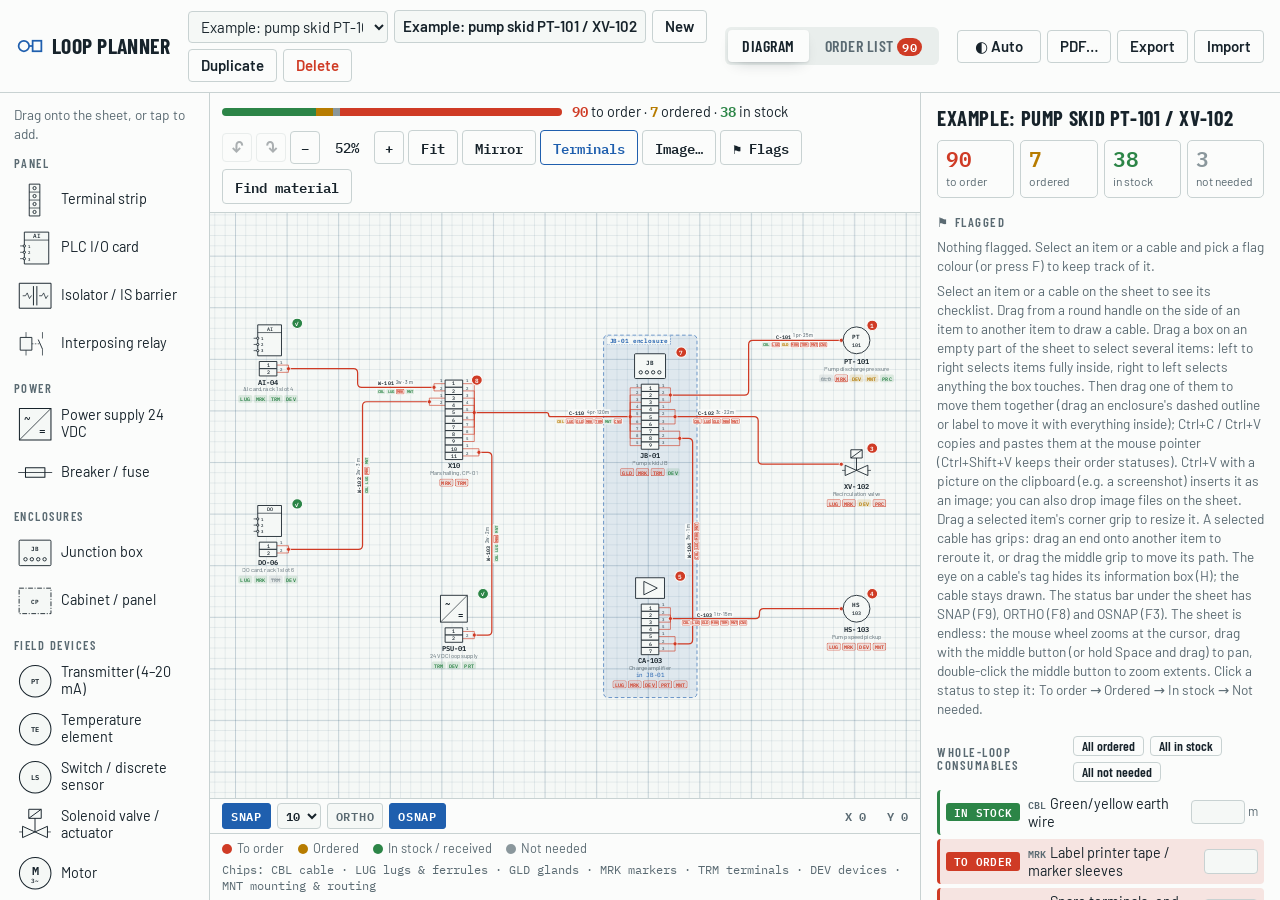
<file: loop-planner/index.html>
<!DOCTYPE html>
<html lang="en">
<head>
<meta charset="UTF-8">
<meta name="viewport" content="width=device-width, initial-scale=1.0, viewport-fit=cover">
<!-- ARTIFACT-HEAD-START -->
<title>Loop Planner</title>
<meta name="claude:viewport-fit-sides" content="cover">
<link rel="preconnect" href="https://fonts.googleapis.com">
<link rel="preconnect" href="https://fonts.gstatic.com" crossorigin>
<link href="https://fonts.googleapis.com/css2?family=Barlow:wght@400;500;600&family=Barlow+Condensed:wght@500;600;700&family=IBM+Plex+Mono:wght@500;600&display=swap" rel="stylesheet">
<script>
  // Apply the saved theme before anything is drawn (no flash). "auto" follows the system.
  try { var t = localStorage.getItem('loop-planner-theme'); if (t === 'light' || t === 'dark') document.documentElement.dataset.theme = t; } catch (e) {}
</script>
<!-- ARTIFACT-HEAD-END -->
<link rel="stylesheet" href="style.css?v=dev">
</head>
<body>
<!-- ARTIFACT-BODY-START -->
<header class="topbar">
  <div class="brand">
    <svg viewBox="0 0 32 32" aria-hidden="true"><circle cx="9" cy="16" r="6"/><rect x="19" y="10" width="10" height="12"/><path d="M15 16h4"/></svg>
    <span>Loop Planner</span>
  </div>
  <div class="loopbar">
    <label class="sr" for="loopSelect">Loop</label>
    <select id="loopSelect" title="Switch loop"></select>
    <label class="sr" for="loopName">Loop name</label>
    <input id="loopName" type="text" placeholder="Loop name" title="Rename this loop">
    <button id="btnNewLoop" class="btn ghost" title="Start an empty loop">New</button>
    <button id="btnDupLoop" class="btn ghost" title="Copy this loop">Duplicate</button>
    <button id="btnDelLoop" class="btn ghost danger" title="Delete this loop">Delete</button>
  </div>
  <nav class="tabs" role="tablist">
    <button id="tabDiagram" class="tab active" role="tab" aria-selected="true">Diagram</button>
    <button id="tabOrders" class="tab" role="tab" aria-selected="false">Order list <span id="tabCount" class="count"></span></button>
  </nav>
  <div class="filemenu">
    <button id="btnTheme" class="btn ghost theme-btn" title="Colour theme: click to switch Auto / Light / Dark"></button>
    <button id="btnPdf" class="btn ghost" title="Export the loop diagram as a PDF drawing sheet">PDF…</button>
    <button id="btnExport" class="btn ghost" title="Save all loops to a .json file">Export</button>
    <label class="btn ghost" title="Load loops from a .json file">Import<input id="fileImport" type="file" accept=".json,application/json" hidden></label>
  </div>
</header>

<div id="confirmBar" class="confirm" hidden>
  <span id="confirmText"></span>
  <button id="confirmYes" class="btn danger">Delete</button>
  <button id="confirmNo" class="btn ghost">Cancel</button>
</div>

<main id="viewDiagram" class="diagram">
  <aside class="palette" aria-label="Components">
    <p class="hint">Drag onto the sheet, or tap to add.</p>
    <div id="paletteList"></div>
  </aside>

  <section class="sheet">
    <div class="sheet-tools">
      <div id="progress" class="progress"></div>
      <div class="zoom">
        <button id="btnUndo" class="btn ghost icon" title="Undo (Ctrl+Z)" aria-label="Undo" disabled>↶</button>
        <button id="btnRedo" class="btn ghost icon" title="Redo (Ctrl+Y or Ctrl+Shift+Z)" aria-label="Redo" disabled>↷</button>
        <button id="zoomOut" class="btn ghost icon" title="Zoom out">−</button>
        <span id="zoomVal">100%</span>
        <button id="zoomIn" class="btn ghost icon" title="Zoom in">+</button>
        <button id="zoomFit" class="btn ghost" title="Zoom extents: show the whole loop (or double-click the mouse wheel)">Fit</button>
        <button id="btnMirror" class="btn ghost" title="Mirror the loop left ↔ right">Mirror</button>
        <button id="btnTerminals" class="btn ghost" aria-pressed="true" title="Show terminal strips and draw each core to its terminal (X10:1 …)">Terminals</button>
        <label class="btn ghost" title="Attach an image file (or paste one with Ctrl+V, or drop it on the sheet)">Image…<input id="fileImage" type="file" accept="image/*" hidden></label>
        <button id="btnFlags" class="btn ghost flags-btn" title="Components you flagged to keep track of (F flags the selection)">⚑ Flags</button>
        <button id="btnHighlight" class="btn ghost hl-toggle" aria-expanded="false" aria-controls="hlBar" title="Show where a material is needed">Find material</button>
      </div>
    </div>
    <div id="hlBar" class="hlbar" hidden>
      <div class="hl-row">
        <label class="sr" for="hlText">Highlight materials containing</label>
        <input id="hlText" type="search" placeholder="Search materials: ferrule, gland, M20, Hall…" autocomplete="off">
        <label class="hl-todo"><input id="hlTodo" type="checkbox"> Only still to order</label>
        <span id="hlSummary" class="hl-summary"></span>
        <button id="hlClear" class="btn ghost small">Clear</button>
        <button id="hlClose" class="btn ghost small" title="Hide this bar (the highlight stays on)">Hide</button>
      </div>
      <div id="hlChips" class="hl-chips" role="group" aria-label="Material types"></div>
    </div>
    <div id="modeBar" class="modebar" hidden><span id="modeText"></span><button id="modeDone" class="btn small">Done (Esc)</button></div>
    <div id="viewport" class="viewport">
      <div id="world">
        <div id="imgBack" class="img-layer"></div>
        <svg id="wires" xmlns="http://www.w3.org/2000/svg"></svg>
        <div id="nodes"></div>
        <div id="imgFront" class="img-layer"></div>
      </div>
      <div id="emptyHint" class="empty" hidden>
        <strong>Empty loop</strong>
        <span>Drag a transmitter, junction box, terminal strip or I/O card onto the sheet. Then drag from a round handle on one item to another to draw a cable.</span>
      </div>
    </div>
    <div class="statusbar" role="toolbar" aria-label="Drafting aids">
      <button id="tg-snap" class="tg" aria-pressed="true" title="SNAP (F9): moves snap to the grid step">SNAP</button>
      <label class="sr" for="snapStep">Snap step</label>
      <select id="snapStep" title="Snap step"><option value="10">10</option><option value="20">20</option><option value="50">50</option></select>
      <button id="tg-ortho" class="tg" aria-pressed="false" title="ORTHO (F8): drags only horizontal or vertical">ORTHO</button>
      <button id="tg-osnap" class="tg" aria-pressed="true" title="OSNAP (F3): align with other items; cables snap to the nearest item">OSNAP</button>
      <button id="tg-hidden" class="tg" aria-pressed="false" title="Show the cable information you hid, temporarily" hidden></button>
      <span id="sbCoords" class="sb-coords" aria-live="off">X 0   Y 0</span>
    </div>
    <div class="legend">
      <span><i class="dot todo"></i>To order</span>
      <span><i class="dot ordered"></i>Ordered</span>
      <span><i class="dot have"></i>In stock / received</span>
      <span><i class="dot na"></i>Not needed</span>
      <span class="legend-sep">Chips: CBL cable · LUG lugs &amp; ferrules · GLD glands · MRK markers · TRM terminals · DEV devices · MNT mounting &amp; routing</span>
    </div>
  </section>

  <aside id="inspector" class="inspector" aria-label="Details"></aside>
  <div id="rzPal" class="resizer" role="separator" aria-orientation="vertical" aria-label="Resize the component list" title="Drag to resize · double-click to reset"></div>
  <div id="rzInsp" class="resizer" role="separator" aria-orientation="vertical" aria-label="Resize the details panel" title="Drag to resize · double-click to reset"></div>
</main>

<main id="viewOrders" class="orders" hidden>
  <div class="orders-head">
    <div>
      <h1 id="ordersTitle">Order list</h1>
      <p id="ordersSub" class="muted"></p>
    </div>
    <div class="orders-controls">
      <div class="seg" id="scopeSeg">
        <button data-scope="loop" class="on">This loop</button>
        <button data-scope="all">All loops</button>
      </div>
      <div class="seg" id="groupSeg">
        <button data-g="branch" class="on" title="One line per cable or item on the diagram">Per branch</button>
        <button data-g="totals" title="Identical items summed into one line">Totals</button>
      </div>
      <div class="seg" id="filterSeg">
        <button data-f="todo" class="on">To order</button>
        <button data-f="ordered">Ordered</button>
        <button data-f="have">In stock</button>
        <button data-f="na">Not needed</button>
        <button data-f="all">All</button>
      </div>
      <button id="btnCopy" class="btn">Copy list</button>
      <button id="btnCsv" class="btn ghost">Download CSV</button>
    </div>
  </div>
  <div id="ordersBody"></div>
  <textarea id="copyFallback" class="copy-fallback" readonly hidden></textarea>
</main>

<div id="toast" class="toast" hidden></div>
<div id="pdfDialog" class="dialog" role="dialog" aria-modal="true" aria-labelledby="pdfTitle" hidden>
  <div class="dialog-box">
    <h2 id="pdfTitle">Export PDF</h2>
    <p class="tip">The loop is scaled to fit a drawing sheet with a title block. In the print dialog that opens, choose <b>Save as PDF</b> as the destination.</p>
    <div class="form">
      <label for="pdf-paper">Paper</label><select id="pdf-paper"><option value="A4">A4</option><option value="A3">A3</option><option value="A2">A2</option></select>
      <label for="pdf-orient">Orientation</label><select id="pdf-orient"><option value="landscape">Landscape</option><option value="portrait">Portrait</option></select>
      <label for="pdf-colour">Colours</label><select id="pdf-colour"><option value="colour">Colour (order status)</option><option value="bw">Black &amp; white</option></select>
      <label for="pdf-orders">Order list</label><select id="pdf-orders"><option value="none">Drawing only</option><option value="todo">Add a page: still to order</option><option value="all">Add a page: all items</option></select>
    </div>
    <div class="del-row"><button id="pdfGo" class="btn">Create PDF</button><button id="pdfCancel" class="btn ghost">Cancel</button></div>
  </div>
</div>
<div id="printSheet" class="print-sheet" aria-hidden="true"></div>
<style id="pageStyle"></style>
<!-- ARTIFACT-BODY-END -->
<script src="app.js?v=dev"></script>
</body>
</html>
</file>
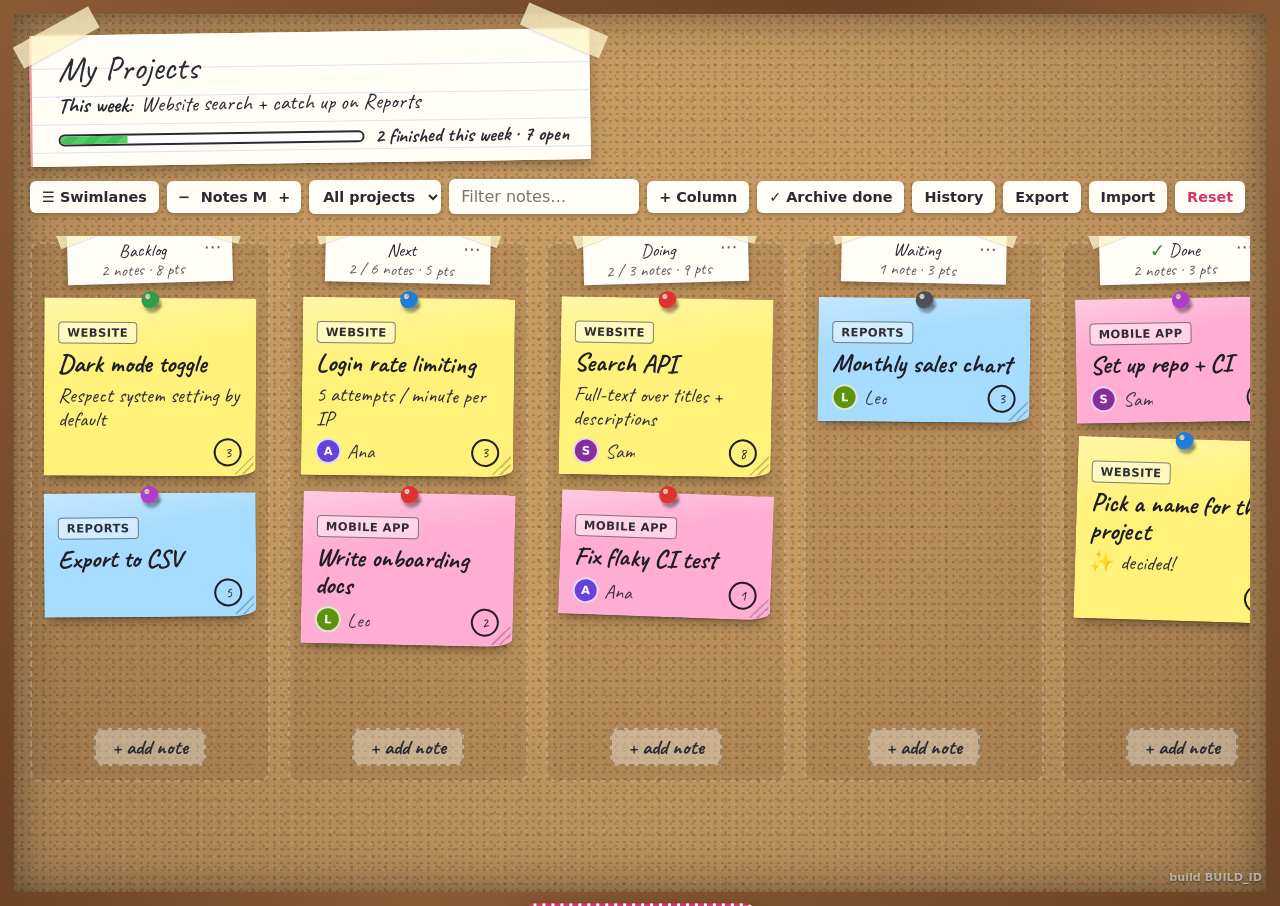
<file: scrum-board/index.html>
<!DOCTYPE html>
<html lang="en">
<head>
<meta charset="UTF-8">
<meta name="viewport" content="width=device-width, initial-scale=1.0">
<title>Project Board</title>
<meta name="description" content="A sticky-note kanban board for several projects, pinned to a corkboard. Runs entirely in your browser.">
<link rel="preconnect" href="https://fonts.googleapis.com">
<link rel="preconnect" href="https://fonts.gstatic.com" crossorigin>
<link href="https://fonts.googleapis.com/css2?family=Caveat:wght@500;700&family=Permanent+Marker&display=swap" rel="stylesheet">
<link rel="icon" href="data:image/svg+xml,%3Csvg xmlns='http://www.w3.org/2000/svg' viewBox='0 0 64 64'%3E%3Crect x='8' y='10' width='48' height='46' rx='3' fill='%23ffe066' transform='rotate(-6 32 32)'/%3E%3Ccircle cx='32' cy='12' r='7' fill='%23e03131'/%3E%3C/svg%3E">
<link rel="stylesheet" href="style.css?v=dev">
</head>
<body>

<div class="frame">
  <header class="topbar">
    <div class="sprint-card">
      <div class="tape tape-left"></div>
      <div class="tape tape-right"></div>
      <h1 id="board-title" class="sprint-name" contenteditable="true" spellcheck="false"></h1>
      <p class="sprint-goal-row"><span class="goal-label">This week:</span>
        <span id="week-focus" class="sprint-goal" contenteditable="true" spellcheck="false"></span></p>
      <div class="progress" aria-label="Progress this week">
        <div class="progress-track"><div id="progress-fill" class="progress-fill"></div></div>
        <span id="progress-text" class="progress-text"></span>
      </div>
    </div>

    <div class="toolbar">
      <button id="lanes-toggle" class="btn" aria-pressed="false" title="One row per project">☰ Swimlanes</button>
      <div class="note-size" role="group" aria-label="Note size">
        <button type="button" class="btn" id="note-smaller" title="Smaller notes" aria-label="Smaller notes">−</button>
        <span id="note-size-label" class="note-size-label" title="Size of all notes">Notes M</span>
        <button type="button" class="btn" id="note-bigger" title="Bigger notes" aria-label="Bigger notes">+</button>
      </div>
      <select id="project-filter" aria-label="Show project"></select>
      <input id="search" type="search" placeholder="Filter notes…" autocomplete="off" aria-label="Filter notes">
      <button id="add-column" class="btn">+ Column</button>
      <button id="archive-done" class="btn" title="Move everything in the Done column to the archive">✓ Archive done</button>
      <button id="open-history" class="btn" title="Everything you've finished, week by week">History</button>
      <button id="export" class="btn">Export</button>
      <label class="btn">Import<input id="import" type="file" accept="application/json" hidden></label>
      <button id="reset" class="btn btn-danger" title="Start over with an empty board">Reset</button>
    </div>
  </header>

  <main id="board" class="board" aria-label="Board"></main>

  <div id="trash" class="trash" aria-hidden="true">
    <span class="trash-icon">🗑</span><span>Drop here to remove</span>
  </div>
</div>

<!-- Note editor -->
<dialog id="note-dialog" class="paper-dialog note-dialog">
  <form method="dialog" id="note-form">
    <div class="dialog-head">
      <h2 id="note-dialog-title">Edit note</h2>
      <div class="size-controls" role="group" aria-label="Editor size">
        <button type="button" class="btn btn-small" data-size="-1" title="Make smaller" aria-label="Make editor smaller">−</button>
        <button type="button" class="btn btn-small" data-size="1" title="Make bigger" aria-label="Make editor bigger">+</button>
        <button type="button" class="btn btn-small" id="note-max" title="Full screen" aria-label="Full screen" aria-pressed="false">⛶</button>
      </div>
    </div>
    <div class="row row-2">
      <label>Title
        <input id="f-title" required maxlength="120" autocomplete="off">
      </label>
      <label>Project
        <input id="f-project" maxlength="40" list="project-list" placeholder="e.g. Website" autocomplete="off">
        <datalist id="project-list"></datalist>
      </label>
    </div>
    <label class="grow">Details
      <textarea id="f-body" rows="3" maxlength="5000"></textarea>
    </label>
    <div class="row">
      <label>Owner
        <input id="f-owner" maxlength="24" placeholder="e.g. Ana" autocomplete="off">
      </label>
      <label>Points
        <select id="f-points">
          <option value="">–</option>
          <option>1</option><option>2</option><option>3</option><option>5</option>
          <option>8</option><option>13</option><option>21</option>
        </select>
      </label>
      <label>Column
        <select id="f-column"></select>
      </label>
    </div>
    <fieldset class="swatches">
      <legend>Colour</legend>
      <div id="f-colors" class="swatch-row"></div>
    </fieldset>
    <div class="dialog-actions">
      <button type="button" id="note-delete" class="btn btn-danger">Delete</button>
      <span class="spacer"></span>
      <button type="button" class="btn" data-close>Cancel</button>
      <button type="submit" class="btn btn-primary">Save</button>
    </div>
  </form>
</dialog>

<!-- Column editor -->
<dialog id="col-dialog" class="paper-dialog">
  <form method="dialog" id="col-form">
    <h2>Column</h2>
    <label>Name
      <input id="c-title" required maxlength="40" autocomplete="off">
    </label>
    <label>WIP limit <small>(0 = none)</small>
      <input id="c-wip" type="number" min="0" max="99" value="0">
    </label>
    <label class="check">
      <input id="c-done" type="checkbox">
      <span>This is the <b>Done</b> column <small>(counts toward "finished this week" and Archive done)</small></span>
    </label>
    <div class="move-row" role="group" aria-label="Column position">
      <button type="button" id="col-left" class="btn">◀ Move left</button>
      <span id="col-pos" class="col-pos"></span>
      <button type="button" id="col-right" class="btn">Move right ▶</button>
    </div>
    <div class="dialog-actions">
      <button type="button" id="col-delete" class="btn btn-danger">Delete column</button>
      <span class="spacer"></span>
      <button type="button" class="btn" data-close>Cancel</button>
      <button type="submit" class="btn btn-primary">Save</button>
    </div>
  </form>
</dialog>

<!-- History: archived (finished) notes, week by week -->
<dialog id="history-dialog" class="paper-dialog history-dialog">
  <form method="dialog">
    <div class="dialog-head">
      <h2>Finished work</h2>
      <button type="button" class="btn btn-small" data-close>Close</button>
    </div>
    <p id="history-summary" class="history-summary"></p>
    <div id="history-list" class="history-list"></div>
  </form>
</dialog>

<!-- build id, filled in by the deploy workflow; tells you which version you are looking at -->
<div class="build-id" title="Version of the board you are running">build BUILD_ID</div>

<div id="toast" class="toast" role="status" hidden>
  <span id="toast-text"></span>
  <button id="toast-undo" class="btn btn-small">Undo</button>
</div>

<script src="app.js?v=dev"></script>
</body>
</html>
</file>
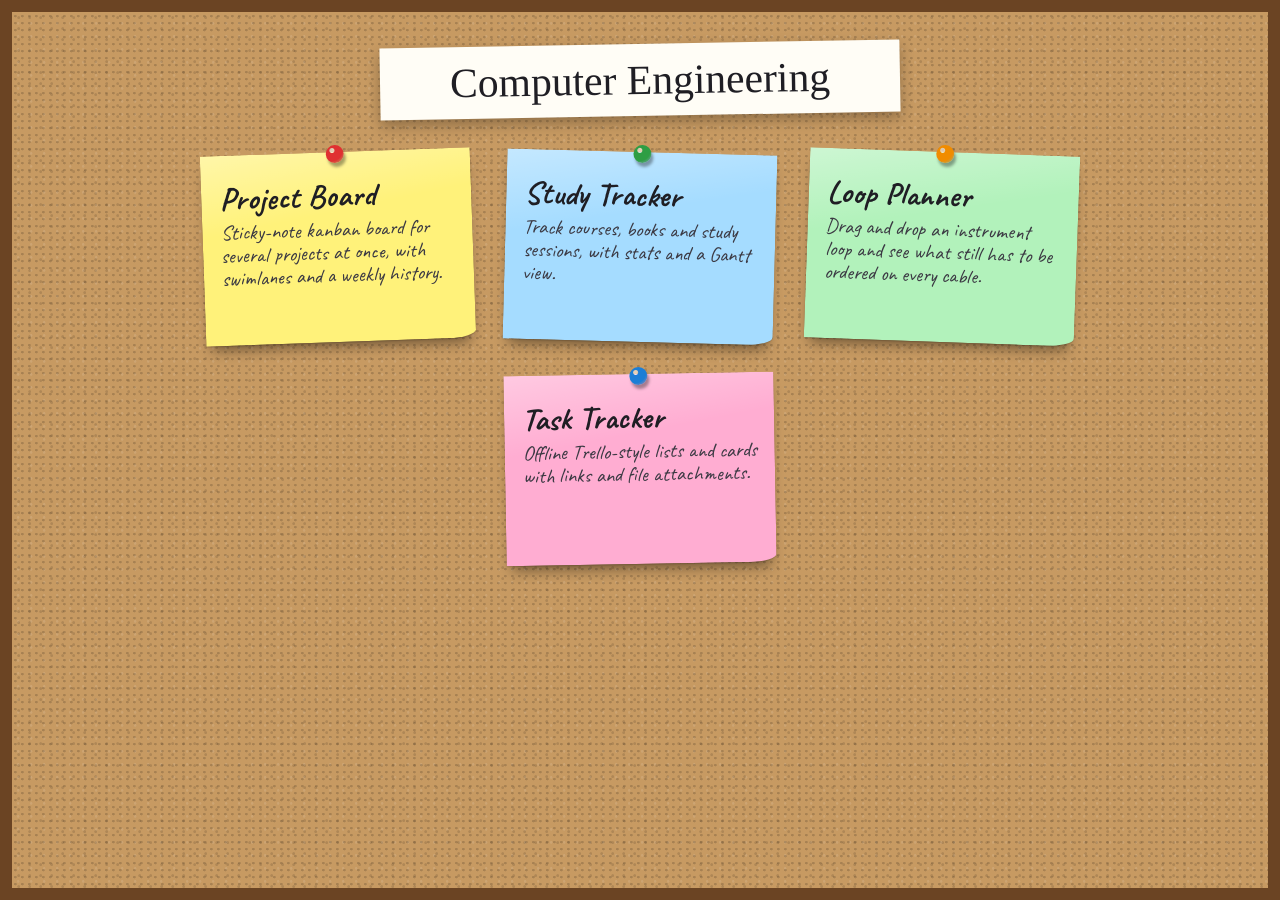
<file: site/index.html>
<!DOCTYPE html>
<html lang="en">
<head>
<meta charset="UTF-8">
<meta name="viewport" content="width=device-width, initial-scale=1.0">
<title>Computer Engineering Projects</title>
<link rel="preconnect" href="https://fonts.googleapis.com">
<link rel="preconnect" href="https://fonts.gstatic.com" crossorigin>
<link href="https://fonts.googleapis.com/css2?family=Caveat:wght@500;700&family=Permanent+Marker&display=swap" rel="stylesheet">
<style>
  :root { --cork: #c79a62; --wood: #6b4423; --ink: #1f1e24; --paper: #fffdf6; }
  @media (prefers-color-scheme: dark) { :root { --cork: #7d5b36; --wood: #2e1d0f; } }
  * { box-sizing: border-box; }
  body {
    margin: 0; min-height: 100vh; color: var(--ink);
    font-family: system-ui, -apple-system, "Segoe UI", Roboto, sans-serif;
    background-color: var(--cork);
    background-image:
      radial-gradient(circle at 20% 30%, rgba(0,0,0,.16) 0 1px, transparent 1.6px),
      radial-gradient(circle at 70% 60%, rgba(0,0,0,.12) 0 1px, transparent 1.8px),
      radial-gradient(circle at 40% 80%, rgba(255,255,255,.10) 0 1px, transparent 1.6px);
    background-size: 7px 7px, 11px 11px, 13px 13px;
    border: 12px solid var(--wood);
    padding: 32px 16px;
  }
  h1 {
    font-family: "Permanent Marker", cursive; font-weight: 400; text-align: center;
    font-size: clamp(1.7rem, 5vw, 2.6rem); margin: 0 auto 36px; max-width: 520px;
    background: var(--paper); padding: 12px 20px; transform: rotate(-1deg);
    box-shadow: 0 6px 14px rgba(0,0,0,.28);
  }
  .grid { display: flex; flex-wrap: wrap; gap: 32px; justify-content: center; max-width: 1000px; margin: 0 auto; }
  a.note {
    position: relative; display: block; width: min(100%, 270px); min-height: 190px;
    padding: 28px 18px 16px; text-decoration: none; color: var(--ink);
    background: linear-gradient(170deg, rgba(255,255,255,.35), transparent 35%), var(--c);
    box-shadow: 0 1px 1px rgba(0,0,0,.12), 0 10px 14px -6px rgba(0,0,0,.45);
    border-bottom-right-radius: 28px 8px;
    transform: rotate(var(--t)); transition: transform .15s ease, box-shadow .15s ease;
  }
  a.note:hover, a.note:focus-visible { transform: rotate(var(--t)) translateY(-3px) scale(1.03); box-shadow: 0 2px 2px rgba(0,0,0,.12), 0 16px 20px -8px rgba(0,0,0,.5); outline: none; }
  a.note::before {
    content: ""; position: absolute; top: -7px; left: 50%; width: 18px; height: 18px; margin-left: -9px; border-radius: 50%;
    background: radial-gradient(circle at 35% 30%, #fff8 0 2px, var(--pin) 3px 60%, #0004 100%);
    box-shadow: 2px 4px 3px rgba(0,0,0,.35);
  }
  .note h2 { font-family: "Caveat", cursive; font-size: 2rem; margin: 0 0 6px; line-height: 1; }
  .note p { font-family: "Caveat", cursive; font-size: 1.3rem; margin: 0; line-height: 1.1; color: #3b3943; }
  @media (max-width: 600px) { body { border-width: 8px; } }
</style>
</head>
<body>
  <h1>Computer Engineering</h1>
  <div class="grid">
    <a class="note" href="scrum-board/" style="--c:#fff27a; --t:-2deg; --pin:#e03131">
      <h2>Project Board</h2>
      <p>Sticky-note kanban board for several projects at once, with swimlanes and a weekly history.</p>
    </a>
    <a class="note" href="study-tracker/" style="--c:#a5dcff; --t:1.5deg; --pin:#2f9e44">
      <h2>Study Tracker</h2>
      <p>Track courses, books and study sessions, with stats and a Gantt view.</p>
    </a>
    <a class="note" href="loop-planner/" style="--c:#b2f2bb; --t:2deg; --pin:#f08c00">
      <h2>Loop Planner</h2>
      <p>Drag and drop an instrument loop and see what still has to be ordered on every cable.</p>
    </a>
    <a class="note" href="task-tracker/" style="--c:#ffadd2; --t:-1deg; --pin:#1c7ed6">
      <h2>Task Tracker</h2>
      <p>Offline Trello-style lists and cards with links and file attachments.</p>
    </a>
  </div>
</body>
</html>
</file>
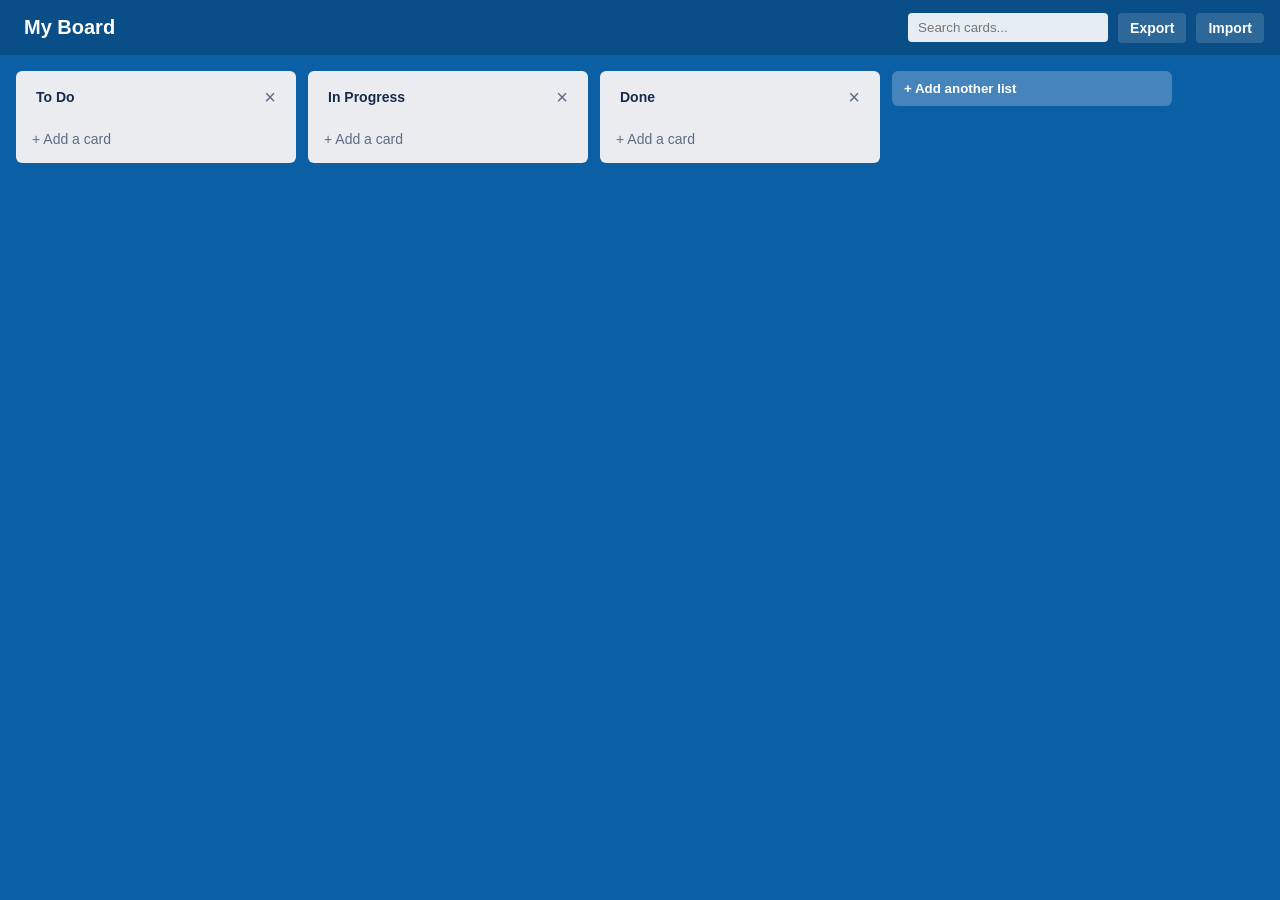
<file: task-tracker/index.html>
<!DOCTYPE html>
<html lang="en">
<head>
<meta charset="UTF-8">
<meta name="viewport" content="width=device-width, initial-scale=1.0">
<title>Task Tracker</title>
<link rel="stylesheet" href="style.css">
</head>
<body>

<header id="app-header">
  <div class="header-left">
    <input id="board-title" class="board-title-input" value="My Board" spellcheck="false">
  </div>
  <div class="header-right">
    <input id="search-input" type="search" placeholder="Search cards..." autocomplete="off">
    <button id="export-btn" class="btn btn-ghost" title="Export board as JSON file">Export</button>
    <label class="btn btn-ghost" title="Import a previously exported board">
      Import
      <input id="import-input" type="file" accept="application/json" hidden>
    </label>
  </div>
</header>

<main id="board" aria-label="Board"></main>

<template id="list-template">
  <section class="list" draggable="false">
    <header class="list-header">
      <input class="list-title-input" spellcheck="false">
      <button class="list-menu-btn" title="Delete list">&times;</button>
    </header>
    <div class="card-list"></div>
    <button class="add-card-btn">+ Add a card</button>
  </section>
</template>

<template id="card-template">
  <div class="card" draggable="true" tabindex="0">
    <div class="card-labels"></div>
    <div class="card-title"></div>
    <div class="card-meta">
      <span class="meta-desc" title="Has description">&#9776;</span>
      <span class="meta-links" title="Links"></span>
      <span class="meta-files" title="Attachments"></span>
      <span class="meta-due" title="Due date"></span>
    </div>
  </div>
</template>

<div id="modal-overlay" class="modal-overlay" hidden>
  <div class="modal" role="dialog" aria-modal="true">
    <button id="modal-close" class="modal-close" title="Close">&times;</button>

    <input id="card-title-input" class="card-title-field" spellcheck="false">

    <div class="modal-section">
      <div class="section-label">Labels</div>
      <div id="label-picker" class="label-picker"></div>
    </div>

    <div class="modal-section">
      <div class="section-label">Due date</div>
      <input id="card-due-input" type="date">
      <button id="card-due-clear" class="btn btn-ghost btn-small">Clear</button>
    </div>

    <div class="modal-section">
      <div class="section-label">Description</div>
      <textarea id="card-desc-input" placeholder="Add a more detailed description..." rows="4"></textarea>
    </div>

    <div class="modal-section">
      <div class="section-label">Links</div>
      <div id="link-list" class="link-list"></div>
      <form id="link-form" class="inline-form">
        <input id="link-url-input" type="text" placeholder="https://example.com" required>
        <input id="link-label-input" type="text" placeholder="Label (optional)">
        <button type="submit" class="btn btn-primary btn-small">Add link</button>
      </form>
    </div>

    <div class="modal-section">
      <div class="section-label">Attachments</div>
      <div id="attachment-list" class="attachment-list"></div>
      <label class="btn btn-secondary btn-small">
        + Attach a file
        <input id="file-input" type="file" multiple hidden>
      </label>
    </div>

    <div class="modal-section modal-footer">
      <button id="delete-card-btn" class="btn btn-danger">Delete card</button>
    </div>
  </div>
</div>

<script src="app.js"></script>
</body>
</html>
</file>
<file: loop-planner/style.css>
/* Layout: drafting-sheet canvas between a component palette (left) and a details panel (right);
   the order list is a second view with tables grouped by category. */
:root {
  --bg: #e9eeec;
  --surface: #fbfcfb;
  --sheet: #f5f8f6;
  --grid: rgba(34, 80, 110, .09);
  --grid-major: rgba(34, 80, 110, .16);
  --ink: #17232b;
  --muted: #5a6a72;
  --line: #c8d2d2;
  --accent: #1f5fae;
  --accent-ink: #ffffff;
  --accent-soft: rgba(31, 95, 174, .12);
  --todo: #cf3b25;
  --todo-soft: rgba(207, 59, 37, .12);
  --ordered: #b77c00;
  --ordered-soft: rgba(183, 124, 0, .14);
  --have: #2c8547;
  --have-soft: rgba(44, 133, 71, .13);
  --na: #8a979c;
  --na-soft: rgba(138, 151, 156, .16);
  --shadow: 0 1px 2px rgba(20, 35, 45, .10), 0 6px 16px -8px rgba(20, 35, 45, .30);
  --exi: #1477c9; --exi-soft: #bfe0f7;
  --flag-yellow: #e0a800; --flag-pink: #e0338a; --flag-cyan: #0a9cba; --flag-violet: #8b5cf6;
  --hl: #b11fc7;
  --hl-soft: rgba(177, 31, 199, .14);
  --hl-ink: #ffffff;
  --f-body: "Barlow", system-ui, -apple-system, "Segoe UI", Roboto, sans-serif;
  --f-label: "Barlow Condensed", "Arial Narrow", system-ui, sans-serif;
  --f-mono: "IBM Plex Mono", ui-monospace, "SFMono-Regular", Menlo, Consolas, monospace;
}
@media (prefers-color-scheme: dark) {
  :root:not([data-theme="light"]) {
    --bg: #0f161b; --surface: #172129; --sheet: #121b21;
    --grid: rgba(150, 195, 220, .06); --grid-major: rgba(150, 195, 220, .12);
    --ink: #e2eaee; --muted: #93a3ab; --line: #2b3943;
    --accent: #6ea6f2; --accent-ink: #0d1820; --accent-soft: rgba(110, 166, 242, .16);
    --todo: #ff6e57; --todo-soft: rgba(255, 110, 87, .16);
    --ordered: #f2b632; --ordered-soft: rgba(242, 182, 50, .16);
    --have: #55c477; --have-soft: rgba(85, 196, 119, .15);
    --na: #6f7f87; --na-soft: rgba(111, 127, 135, .2);
    --shadow: 0 1px 2px rgba(0, 0, 0, .4), 0 8px 18px -8px rgba(0, 0, 0, .7);
    --hl: #e27bf5; --hl-soft: rgba(226, 123, 245, .18); --hl-ink: #1b0f20;
    --exi: #5cb3ff; --exi-soft: #1d4a6e;
    --flag-yellow: #ffd23f; --flag-pink: #ff6bb5; --flag-cyan: #3dd6f5; --flag-violet: #b69bff;
    color-scheme: dark;
  }
}
:root[data-theme="dark"] {
  --bg: #0f161b; --surface: #172129; --sheet: #121b21;
  --grid: rgba(150, 195, 220, .06); --grid-major: rgba(150, 195, 220, .12);
  --ink: #e2eaee; --muted: #93a3ab; --line: #2b3943;
  --accent: #6ea6f2; --accent-ink: #0d1820; --accent-soft: rgba(110, 166, 242, .16);
  --todo: #ff6e57; --todo-soft: rgba(255, 110, 87, .16);
  --ordered: #f2b632; --ordered-soft: rgba(242, 182, 50, .16);
  --have: #55c477; --have-soft: rgba(85, 196, 119, .15);
  --na: #6f7f87; --na-soft: rgba(111, 127, 135, .2);
  --shadow: 0 1px 2px rgba(0, 0, 0, .4), 0 8px 18px -8px rgba(0, 0, 0, .7);
  --hl: #e27bf5; --hl-soft: rgba(226, 123, 245, .18); --hl-ink: #1b0f20;
  --exi: #5cb3ff; --exi-soft: #1d4a6e;
  --flag-yellow: #ffd23f; --flag-pink: #ff6bb5; --flag-cyan: #3dd6f5; --flag-violet: #b69bff;
  color-scheme: dark;
}

* { box-sizing: border-box; }
[hidden] { display: none !important; }
html, body { height: 100%; }
body {
  margin: 0; background: var(--bg); color: var(--ink);
  font: 15px/1.4 var(--f-body);
  display: flex; flex-direction: column;
}
button, input, select, textarea { font: inherit; color: inherit; }
.sr { position: absolute; width: 1px; height: 1px; overflow: hidden; clip: rect(0 0 0 0); }
.muted { color: var(--muted); }
:focus-visible { outline: 2px solid var(--accent); outline-offset: 2px; }

/* ---------- Top bar ---------- */
.topbar {
  display: flex; flex-wrap: wrap; align-items: center; gap: 10px 18px;
  padding-block: 10px;
  padding-left: max(16px, env(safe-area-inset-left, 0px));
  padding-right: max(16px, env(safe-area-inset-right, 0px));
  background: var(--surface); border-bottom: 1px solid var(--line);
}
.brand { display: flex; align-items: center; gap: 8px; font: 700 1.35rem/1 var(--f-label); letter-spacing: .02em; text-transform: uppercase; }
.brand svg { width: 28px; height: 28px; fill: none; stroke: var(--accent); stroke-width: 2; }
.loopbar { display: flex; flex-wrap: wrap; align-items: center; gap: 6px; flex: 1 1 420px; min-width: 0; }
.loopbar select { max-width: 200px; }
.loopbar input { flex: 1 1 160px; min-width: 0; font-weight: 600; }
select, input[type="text"], input[type="number"], textarea {
  background: var(--sheet); border: 1px solid var(--line); border-radius: 4px; padding: 5px 8px;
}
input[type="number"] { width: 72px; }
.tabs { display: flex; gap: 2px; background: var(--bg); padding: 3px; border-radius: 6px; }
.tab { border: 0; background: transparent; padding: 6px 14px; border-radius: 4px; cursor: pointer; font: 600 1rem/1.2 var(--f-label); letter-spacing: .03em; text-transform: uppercase; color: var(--muted); }
.tab.active { background: var(--surface); color: var(--ink); box-shadow: var(--shadow); }
.count { display: inline-block; min-width: 1.5em; padding: 0 5px; border-radius: 9px; background: var(--todo); color: #fff; font: 600 .78rem/1.5 var(--f-mono); text-align: center; }
.count:empty { display: none; }
.filemenu { display: flex; gap: 6px; }
.theme-btn { min-width: 84px; font-variant-numeric: tabular-nums; }

.btn {
  display: inline-flex; align-items: center; justify-content: center; gap: 4px;
  border: 1px solid var(--accent); background: var(--accent); color: var(--accent-ink);
  padding: 5px 12px; border-radius: 4px; cursor: pointer; font-weight: 600; white-space: nowrap;
}
.btn.ghost { background: transparent; color: var(--ink); border-color: var(--line); }
.btn.ghost:hover { border-color: var(--accent); color: var(--accent); }
.btn.danger { background: var(--todo); border-color: var(--todo); color: #fff; }
.btn.ghost.danger { background: transparent; color: var(--todo); border-color: var(--line); }
.btn.icon { width: 30px; padding: 4px 0; }
.btn.small { padding: 2px 8px; font-size: .85rem; }

.confirm {
  display: flex; flex-wrap: wrap; align-items: center; gap: 10px;
  padding-block: 8px;
  padding-left: max(16px, env(safe-area-inset-left, 0px));
  padding-right: max(16px, env(safe-area-inset-right, 0px));
  background: var(--todo-soft); border-bottom: 1px solid var(--todo);
}
.confirm span { font-weight: 600; flex: 1 1 200px; }

/* ---------- Diagram view ---------- */
.diagram { --pal-def: 210px; --insp-def: 360px; position: relative; flex: 1; min-height: 0; display: grid; grid-template-columns: var(--pal-w, var(--pal-def)) minmax(0, 1fr) var(--insp-w, var(--insp-def)); }
#rzPal { left: var(--pal-w, var(--pal-def)); }
#rzInsp { left: calc(100% - var(--insp-w, var(--insp-def))); }
/* drag handles on the panel borders */
.resizer { position: absolute; top: 0; bottom: 0; width: 9px; margin-left: -4px; cursor: col-resize; z-index: 6; touch-action: none; }
.resizer::after { content: ""; position: absolute; top: 0; bottom: 0; left: 4px; width: 1px; background: transparent; transition: background .12s; }
.resizer:hover::after, .resizer.active::after { background: var(--accent); width: 3px; left: 3px; }
body.resizing, body.resizing * { cursor: col-resize !important; user-select: none !important; }
.palette { background: var(--surface); border-right: 1px solid var(--line); overflow-y: auto; padding: 12px 10px 20px; }
.pal-row { display: flex; align-items: center; gap: 2px; }
.pal-row .pal-item { flex: 1; min-width: 0; }
.pal-edit { flex: none; border: 1px solid transparent; background: transparent; color: var(--muted); border-radius: 4px; width: 28px; height: 28px; cursor: pointer; }
.pal-edit:hover { border-color: var(--line); color: var(--accent); }
.pal-new { width: 100%; margin-top: 6px; border: 1px dashed var(--line); background: transparent; border-radius: 5px; padding: 7px 6px; cursor: pointer; color: var(--accent); font-weight: 600; text-align: left; }
.pal-new:hover { border-color: var(--accent); }
.titems { display: grid; gap: 6px; }
.titem { display: grid; grid-template-columns: minmax(0, 1fr) 60px 52px auto; gap: 4px; align-items: center; padding-bottom: 6px; border-bottom: 1px solid var(--line); }
.titem input[data-tf$=".name"] { grid-column: 1 / -1; }
.titem input, .titem select { width: 100%; min-width: 0; padding: 4px 5px; font-size: .85rem; }
.palette .hint { margin: 0 4px 10px; font-size: .85rem; color: var(--muted); }
.pal-group { font: 600 .78rem/1 var(--f-label); text-transform: uppercase; letter-spacing: .12em; color: var(--muted); margin: 14px 4px 6px; }
.pal-item {
  display: flex; align-items: center; gap: 8px; width: 100%; text-align: left;
  border: 1px solid transparent; background: transparent; border-radius: 5px; padding: 5px 6px; cursor: grab; touch-action: none;
}
.pal-item:hover { background: var(--accent-soft); border-color: var(--line); }
.pal-item .symbox { flex: none; }
.pal-item span { font-size: .9rem; line-height: 1.15; }



.sheet { display: flex; flex-direction: column; min-width: 0; min-height: 0; }
.sheet-tools { display: flex; flex-wrap: wrap; align-items: center; justify-content: space-between; gap: 8px; padding: 8px 12px; border-bottom: 1px solid var(--line); background: var(--surface); }
.zoom { display: flex; flex-wrap: wrap; align-items: center; gap: 4px; font: 500 .85rem var(--f-mono); min-width: 0; }
.zoom #zoomVal { width: 46px; text-align: center; }
.progress { display: flex; align-items: center; gap: 10px; flex: 1 1 300px; min-width: 0; font-size: .9rem; }
.bar { flex: 1; height: 8px; border-radius: 4px; overflow: hidden; display: flex; background: var(--na-soft); max-width: 340px; }
.bar i { display: block; height: 100%; }
.progress b { font-family: var(--f-mono); font-weight: 600; }

.viewport {
  position: relative; flex: 1; min-height: 0; overflow: hidden; background-color: var(--sheet);
  touch-action: none;
  background-image:
    linear-gradient(var(--grid-major) 1px, transparent 1px),
    linear-gradient(90deg, var(--grid-major) 1px, transparent 1px),
    linear-gradient(var(--grid) 1px, transparent 1px),
    linear-gradient(90deg, var(--grid) 1px, transparent 1px);
}
#world { position: absolute; left: 0; top: 0; width: 0; height: 0; transform-origin: 0 0; overflow: visible; }
#wires { position: absolute; overflow: visible; pointer-events: none; }
.img-layer { position: absolute; left: 0; top: 0; width: 0; height: 0; overflow: visible; pointer-events: none; }
.img-obj { position: absolute; pointer-events: auto; cursor: pointer; }
.img-obj img { display: block; width: 100%; height: 100%; user-select: none; -webkit-user-drag: none; }
.img-obj.framed { outline: calc(1px / var(--z, 1)) solid var(--muted); }
.img-obj.sel { outline: calc(2px / var(--z, 1)) solid var(--accent); cursor: move; }
.img-obj.sel.locked { cursor: not-allowed; outline-style: dashed; }
.img-missing { display: grid; place-items: center; width: 100%; height: 100%; border: 1px dashed var(--todo); color: var(--todo); font-size: .8rem; text-align: center; background: var(--todo-soft); }
.grip { position: absolute; width: calc(11px / var(--z, 1)); height: calc(11px / var(--z, 1)); background: var(--accent); border: calc(1.5px / var(--z, 1)) solid var(--surface); transform: translate(-50%, -50%); }
.grip.nw { left: 0; top: 0; cursor: nwse-resize; } .grip.se { left: 100%; top: 100%; cursor: nwse-resize; }
.grip.ne { left: 100%; top: 0; cursor: nesw-resize; } .grip.sw { left: 0; top: 100%; cursor: nesw-resize; }
.on-order { border-color: var(--accent) !important; color: var(--accent) !important; }
#nodes { position: absolute; left: 0; top: 0; width: 0; height: 0; overflow: visible; pointer-events: none; }
.empty { position: absolute; left: 50%; top: 40%; transform: translate(-50%, -50%); width: min(420px, 86%); background: var(--surface); border: 1px dashed var(--line); padding: 18px 20px; border-radius: 6px; display: grid; gap: 6px; color: var(--muted); pointer-events: none; }
.empty strong { color: var(--ink); font: 600 1.1rem var(--f-label); text-transform: uppercase; letter-spacing: .05em; }

.wire { fill: none; stroke-width: 2.4; }
.wire.todo { stroke: var(--todo); }
.wire.ordered { stroke: var(--ordered); stroke-dasharray: 9 5; }
.wire.done { stroke: var(--have); }
.wire.sel { stroke-width: 4.5; }
.wire-hit { fill: none; stroke: transparent; stroke-width: 16; cursor: pointer; pointer-events: stroke; }
.leader { fill: none; stroke: var(--muted); stroke-width: 1.2; stroke-dasharray: 4 3; }
.leader-dot { fill: var(--muted); }
.hl-active .leader.hl-off, .hl-active .leader-dot.hl-off { opacity: .15; }
.flag-focus .leader, .flag-focus .leader-dot { opacity: .25; }
.wire-temp { pointer-events: none; fill: none; stroke: var(--accent); stroke-width: 2; stroke-dasharray: 5 4; }
.wire-end { stroke: var(--surface); stroke-width: 1.5; }

.node {
  position: absolute; pointer-events: auto; cursor: grab; user-select: none; touch-action: none;
}
/* IEC symbols: drawn with the ink colour, filled with the sheet so lines behind them stop at the edge */
.isym { display: block; overflow: visible; color: var(--ink); }
.isym * { fill: none; stroke: currentColor; stroke-width: 1.7; stroke-linejoin: round; }
.isym .s-f { fill: var(--sheet); }
.isym .s-thin { stroke-width: 1.3; }
.isym .s-dash { stroke-dasharray: 3 2.5; stroke-width: 1.2; }
.isym .s-dashdot { stroke-dasharray: 9 3 2 3; }
.isym text { fill: currentColor; stroke: none; font: 600 12px var(--f-mono); text-anchor: middle; }
.isym text.s-n { font-size: 10.5px; font-weight: 500; }
.isym text.s-big { font-size: 20px; }
.isym text.s-mid { font-size: 18px; font-weight: 500; }
.isym text.s-l { text-anchor: start; font-size: 8px; }
.nsym { position: relative; display: flex; flex-direction: column; align-items: center; line-height: 0; border-radius: 4px; }
.nsym .strip { margin-top: 6px; }
.nsym .strip:first-child { margin-top: 0; }
.nlabel { cursor: move; position: absolute; top: calc(100% + 4px); left: 50%; transform: translateX(-50%); width: max-content; max-width: 170px; text-align: center; display: grid; justify-items: center; gap: 2px; }
.nlabel .chips { margin-top: 2px; justify-content: center; }
.symbox { display: inline-grid; place-items: center; width: 36px; height: 36px; flex: none; }
.symbox.big { width: 48px; height: 48px; }
/* CAD-style selection: dashed outline around the symbol and its tag */
.node.sel .nsym, .node.sel .nlabel { outline: 1.5px dashed var(--accent); outline-offset: 3px; background: var(--accent-soft); }
.node.dragging { cursor: grabbing; opacity: .92; }
.node-title { min-width: 0; }
.node-title b { display: block; font: 600 .82rem/1.1 var(--f-mono); overflow: hidden; text-overflow: ellipsis; white-space: nowrap; }
.node-title small { display: block; color: var(--muted); font-size: .72rem; line-height: 1.15; overflow: hidden; text-overflow: ellipsis; white-space: nowrap; }
.badge { position: absolute; top: -10px; right: -12px; z-index: 1; min-width: 22px; height: 22px; padding: 0 6px; border-radius: 11px; display: grid; place-items: center; font: 600 .75rem/1 var(--f-mono); color: #fff; background: var(--todo); border: 2px solid var(--surface); }
.badge.ordered { background: var(--ordered); }
.node.has-strip .badge { right: -38px; } /* keep the core numbers beside the strip readable */
.badge.done { background: var(--have); }
.port {
  position: absolute; right: -9px; top: 50%; width: 18px; height: 18px; margin-top: -9px; border-radius: 50%;
  background: var(--surface); border: 2px solid var(--accent); cursor: crosshair; touch-action: none;
}
.port::after { content: ""; position: absolute; inset: 3px; border-radius: 50%; background: var(--accent); transform: scale(.4); transition: transform .12s; }
.port.left { right: auto; left: -9px; }
/* cable handles appear only when needed: on hover, on the selected item, or while drawing a cable */
.node .port { opacity: 0; transition: opacity .12s; }
.node:hover .port, .node.sel .port, .linking .node .port, .node .port:focus-visible { opacity: 1; }
@media (hover: none) { .node .port { opacity: 1; } }
.port:hover::after, .linking .port::after { transform: scale(1); }
.inside-tag { color: var(--accent) !important; font-family: var(--f-mono); font-size: .72rem !important; }
.encl-box { fill: var(--accent-soft); stroke: var(--accent); stroke-width: 1.5; stroke-dasharray: 7 5; opacity: .8; }
.encl-tab { position: absolute; z-index: 3; pointer-events: auto; cursor: move; color: var(--accent); font: 600 12px/1 var(--f-mono); letter-spacing: .04em; padding: 2px 5px; border-radius: 3px; white-space: nowrap; user-select: none; background: var(--sheet); border: 1px dashed var(--accent); }
.encl-tab:hover { background: var(--surface); border-style: solid; }
.encl-hit { fill: none; stroke: transparent; stroke-width: 14; pointer-events: stroke; cursor: move; }
.encl-hit:hover { stroke: var(--accent-soft); }
.selbox { position: absolute; border: 1.5px solid var(--accent); background: var(--accent-soft); pointer-events: none; border-radius: 2px; }
.selbox.crossing { border: 1.5px dashed var(--have); background: var(--have-soft); }
.viewport.panning, .viewport.panning .node { cursor: grab; }
.modebar { display: flex; flex-wrap: wrap; align-items: center; gap: 8px 12px; padding: 7px 12px; background: var(--accent); color: var(--accent-ink); font-weight: 600; font-size: .9rem; }
.modebar span { flex: 1 1 260px; }
.modebar .btn { background: var(--accent-ink); color: var(--accent); border-color: var(--accent-ink); }
.hl-toggle.on { background: var(--hl); border-color: var(--hl); color: var(--hl-ink); }
.hlbar { display: grid; gap: 7px; padding: 8px 12px; background: var(--surface); border-bottom: 1px solid var(--line); border-top: 2px solid var(--hl); }
.hl-row { display: flex; flex-wrap: wrap; align-items: center; gap: 6px 12px; }
.hl-row input[type="search"] { flex: 1 1 220px; min-width: 0; }
.hl-todo { display: inline-flex; gap: 5px; align-items: center; font-size: .88rem; white-space: nowrap; }
.hl-summary { flex: 1 1 220px; font-size: .85rem; color: var(--muted); }
.hl-chips { display: flex; flex-wrap: wrap; gap: 4px; }
.hl-chip { border: 1px solid var(--line); background: var(--sheet); border-radius: 12px; padding: 2px 9px; font-size: .8rem; cursor: pointer; color: var(--ink); }
.hl-chip b { font: 600 .68rem var(--f-mono); color: var(--muted); margin-right: 2px; }
.hl-chip:hover { border-color: var(--hl); }
.hl-chip.on { background: var(--hl); border-color: var(--hl); color: var(--hl-ink); }
.hl-chip.on b { color: var(--hl-ink); }
/* on the sheet: matches outlined in the highlighter colour, everything else faded */
.hl-active .node.hl-off, .hl-active .wlabel.hl-off { opacity: .22; }
.hl-active .wire.hl-off, .hl-active .wire-end.hl-off { opacity: .15; }
.hl-active .encl-box { opacity: .35; }
.node.hl-on .nsym { box-shadow: 0 0 0 3px var(--hl), 0 0 18px var(--hl-soft); }
.wlabel.hl-on { border-color: var(--hl); box-shadow: 0 0 0 3px var(--hl-soft), var(--shadow); }
.wire-glow { fill: none; stroke: var(--hl); stroke-width: 9; opacity: .35; stroke-linecap: round; stroke-linejoin: round; }
.hl-badge { position: absolute; top: -10px; left: -12px; min-width: 20px; height: 20px; padding: 0 5px; border-radius: 10px; display: grid; place-items: center; font: 600 .7rem/1 var(--f-mono); background: var(--hl); color: var(--hl-ink); border: 2px solid var(--surface); z-index: 1; }
.chip.hl { outline: 2px solid var(--hl); outline-offset: 1px; }
.ci.ci-hl { box-shadow: inset 0 0 0 2px var(--hl); }
.otable tr.row-hl td { background: var(--hl-soft); }
.otable tr.row-hl td:first-child { box-shadow: inset 3px 0 0 var(--hl); }
.flags-btn.on { border-color: var(--flag-yellow); }
/* flagged components: thick border in the flag colour, a pin, and the note under the card */
.wlabel.flagged { border: 1.5px solid var(--flag); box-shadow: 0 0 0 4px color-mix(in srgb, var(--flag) 22%, transparent), var(--shadow); }
.node.flagged .nsym { outline: 2.5px solid var(--flag); outline-offset: 4px; box-shadow: 0 0 0 8px color-mix(in srgb, var(--flag) 22%, transparent); }
.flag-note.inline { position: static; margin-top: 3px; max-width: 170px; text-align: left; }
.flag-pin { position: absolute; top: -18px; left: -6px; width: 22px; height: 22px; display: grid; place-items: center; border-radius: 4px 4px 4px 0; background: var(--flag); color: #111; font-size: .8rem; line-height: 1; z-index: 2; box-shadow: var(--shadow); }
.wlabel .flag-pin { top: -12px; left: -10px; width: 18px; height: 18px; font-size: .7rem; }
.flag-note { position: absolute; left: -2px; right: -2px; top: calc(100% + 6px); background: color-mix(in srgb, var(--flag) 26%, var(--surface)); border-left: 4px solid var(--flag); color: var(--ink); font-size: .74rem; line-height: 1.25; padding: 3px 6px; border-radius: 3px; box-shadow: var(--shadow); white-space: normal; overflow-wrap: anywhere; pointer-events: none; }
.wlabel .flag-note { min-width: 140px; }
.flag-focus .node:not(.flagged), .flag-focus .wlabel:not(.flagged) { opacity: .2; }
.flag-focus .wire, .flag-focus .wire-end { opacity: .25; }
.flag-row { display: flex; flex-wrap: wrap; align-items: center; gap: 6px 10px; margin: 10px 0 2px; padding: 8px 10px; border: 1px dashed var(--line); border-radius: 6px; }
.flag-row.on { border: 2px solid var(--flag); background: color-mix(in srgb, var(--flag) 10%, transparent); }
.flag-title { font: 600 .8rem/1 var(--f-label); text-transform: uppercase; letter-spacing: .08em; }
.flag-colors { display: flex; align-items: center; gap: 5px; }
.flag-dot { width: 22px; height: 22px; border-radius: 50%; border: 2px solid var(--surface); background: var(--flag); box-shadow: 0 0 0 1px var(--line); cursor: pointer; padding: 0; display: inline-block; flex: none; }
.flag-dot.on { box-shadow: 0 0 0 2px var(--ink); }
.flag-row input { flex: 1 1 100%; min-width: 0; }
.flag-hint { font-size: .82rem; }
.flag-fade { font: 400 .78rem var(--f-body); text-transform: none; letter-spacing: 0; color: var(--ink); display: inline-flex; gap: 4px; align-items: center; }
.flag-list { list-style: none; margin: 0; padding: 0; display: grid; gap: 4px; }
.flag-list button { width: 100%; display: flex; align-items: center; gap: 8px; text-align: left; border: 1px solid var(--line); border-left: 4px solid var(--flag); background: transparent; border-radius: 4px; padding: 6px 8px; cursor: pointer; }
.flag-list button:hover { background: color-mix(in srgb, var(--flag) 12%, transparent); }
.flag-list .flag-dot { width: 12px; height: 12px; border: 0; box-shadow: none; cursor: inherit; }
.fl-main { flex: 1; min-width: 0; display: grid; }
.fl-main b { font: 600 .85rem var(--f-mono); }
.fl-main span { font-size: .8rem; overflow: hidden; text-overflow: ellipsis; white-space: nowrap; }
.fl-state { font-size: .75rem; white-space: nowrap; }
.flag-mini { display: inline-grid; place-items: center; width: 16px; height: 16px; margin-right: 5px; border-radius: 3px; background: var(--flag); color: #111; font-size: .65rem; vertical-align: middle; }
.open-end { position: absolute; width: 18px; height: 18px; margin: -9px 0 0 -9px; border-radius: 50%; background: var(--surface); border: 2.5px dashed var(--todo); pointer-events: auto; cursor: grab; z-index: 2; box-shadow: var(--shadow); }
.open-end::after { content: ""; position: absolute; inset: 4px; border-radius: 50%; background: var(--todo); opacity: .35; }
.open-end:hover { transform: scale(1.25); }
.open-tag { color: var(--todo); }
.open-warn { margin: 8px 0 0; padding: 6px 9px; border-radius: 4px; background: var(--todo-soft); border-left: 3px solid var(--todo); font-size: .85rem; }
body.moving-label, body.moving-label * { cursor: move !important; user-select: none !important; }
.core { fill: none; stroke-width: 1.2; }
.core.todo { stroke: var(--todo); } .core.ordered { stroke: var(--ordered); stroke-dasharray: 5 3; } .core.done { stroke: var(--have); }
.core-no { fill: var(--muted); font: 600 8px var(--f-mono); }
.hl-active .core.hl-off, .hl-active .core-no.hl-off { opacity: .15; }
.flag-focus .core, .flag-focus .core-no { opacity: .25; }
.ctable { width: 100%; border-collapse: collapse; font-size: .82rem; }
.ctable th { text-align: left; font: 600 .7rem var(--f-label); text-transform: uppercase; letter-spacing: .08em; color: var(--muted); padding: 4px 6px; border-bottom: 1px solid var(--line); }
.ctable td { padding: 3px 6px; border-bottom: 1px solid var(--line); vertical-align: top; }
.ctable td.cno { font: 600 .8rem var(--f-mono); }
.ctable input { width: 3.6em; max-width: 100%; padding: 2px 4px; font: 500 .8rem var(--f-mono); }
.ctable .tprefix { font: 500 .72rem var(--f-mono); color: var(--muted); margin-right: 2px; }
/* narrow panel: the item tag goes above the terminal field */
.inspector .ctable td:not(.cno) { min-width: 0; }
.ctable .tprefix { display: inline-block; }
.ctable td.clash { background: var(--todo-soft); }
.clash-mark { color: var(--todo); margin-left: 4px; }
.statusbar { display: flex; flex-wrap: wrap; align-items: center; gap: 4px 6px; padding: 4px 12px; border-top: 1px solid var(--line); background: var(--surface); font: 600 .72rem var(--f-mono); }
.statusbar .tg { border: 1px solid var(--line); background: var(--sheet); color: var(--muted); border-radius: 3px; padding: 2px 8px; cursor: pointer; font: inherit; letter-spacing: .06em; }
.statusbar .tg.on { background: var(--accent); border-color: var(--accent); color: var(--accent-ink); }
.statusbar select { padding: 1px 4px; font: inherit; }
.sb-coords { margin-left: auto; color: var(--muted); white-space: pre; font-variant-numeric: tabular-nums; }
.osnap-layer { position: absolute; left: 0; top: 0; width: 0; height: 0; overflow: visible; pointer-events: none; z-index: 5; }
.og-line { position: absolute; }
.og-line.v { border-left: calc(1px / var(--z, 1)) dashed var(--hl); }
.og-line.h { border-top: calc(1px / var(--z, 1)) dashed var(--hl); }
.og-mark { position: absolute; width: calc(12px / var(--z, 1)); height: calc(12px / var(--z, 1)); transform: translate(-50%, -50%); border: calc(2px / var(--z, 1)) solid var(--hl); background: transparent; }
.og-tip { position: absolute; transform: translate(calc(10px / var(--z, 1)), calc(-26px / var(--z, 1))) scale(calc(1 / var(--z, 1))); transform-origin: 0 100%; background: var(--hl); color: var(--hl-ink); font: 600 11px var(--f-mono); padding: 2px 5px; border-radius: 3px; white-space: nowrap; }
.wlabel .eye { position: absolute; top: -8px; right: -8px; width: 15px; height: 15px; padding: 2px; border-radius: 50%; border: 1px solid var(--line); background: var(--surface); color: var(--muted); cursor: pointer; display: grid; place-items: center; opacity: 0; transition: opacity .12s; z-index: 2; }
.wlabel:hover .eye, .wlabel.sel .eye, .wlabel.info-hidden .eye, .wlabel .eye:focus-visible { opacity: 1; }
@media (hover: none) { .wlabel .eye { opacity: 1; } }
.wlabel .eye svg { width: 10px; height: 10px; fill: none; stroke: currentColor; stroke-width: 1.6; }
.wlabel .eye:hover { color: var(--accent); border-color: var(--accent); }
/* information hidden: only a small eye stays where the box was */
.wlabel.info-hidden { padding: 0; border: 0; background: transparent; box-shadow: none; min-width: 0; }
.wlabel.info-hidden > :not(.eye) { display: none !important; }
.wlabel.info-hidden .eye { position: static; opacity: .8; width: 16px; height: 16px; }
.wlabel.was-hidden { border-style: dashed; }
.cgrip { position: absolute; pointer-events: auto; transform: translate(-50%, -50%); z-index: 4; background: var(--accent); border: calc(1.5px / var(--z, 1)) solid var(--surface); box-shadow: 0 0 0 calc(1px / var(--z, 1)) var(--accent); }
.cgrip.end { width: calc(12px / var(--z, 1)); height: calc(12px / var(--z, 1)); cursor: move; }
.cgrip.mid { width: calc(11px / var(--z, 1)); height: calc(11px / var(--z, 1)); transform: translate(-50%, -50%) rotate(45deg); }
.cgrip.mid.x { cursor: ew-resize; } .cgrip.mid.y, .cgrip.mid.jog { cursor: ns-resize; }
.cgrip.core { width: calc(8px / var(--z, 1)); height: calc(8px / var(--z, 1)); border-radius: 50%; cursor: crosshair; background: var(--surface); border-color: var(--accent); border-width: calc(2px / var(--z, 1)); box-shadow: none; }
.term-hot { position: absolute; pointer-events: none; z-index: 6; background: color-mix(in srgb, var(--accent) 30%, transparent); outline: calc(2px / var(--z, 1)) solid var(--accent); }
.term-hot::after { content: attr(data-label); position: absolute; left: calc(100% + 6px / var(--z, 1)); top: 50%; transform: translateY(-50%) scale(calc(1 / var(--z, 1))); transform-origin: 0 50%; white-space: nowrap; background: var(--accent); color: #fff; font: 600 11px/1 var(--f-mono); padding: 3px 5px; border-radius: 3px; }
.isym.strip rect.s-f { cursor: pointer; }
.term-pop { position: fixed; z-index: 40; width: 250px; background: var(--surface); border: 1px solid var(--line); border-radius: 6px; box-shadow: var(--shadow); padding: 8px 10px; display: grid; gap: 7px; font-size: .82rem; }
.term-pop .tp-head { display: flex; align-items: center; gap: 8px; font: 600 .9rem var(--f-mono); }
.term-pop .tp-x { margin-left: auto; border: 0; background: none; color: var(--muted); font-size: 1.1rem; cursor: pointer; line-height: 1; }
.term-pop .tp-who { display: grid; grid-template-columns: auto 1fr; gap: 2px 8px; font-size: .78rem; }
.term-pop .tp-who span { color: var(--muted); }
.term-pop .tp-row { display: flex; align-items: center; gap: 6px; flex-wrap: wrap; }
.term-pop .tp-row input { width: 5em; padding: 3px 5px; font: 500 .82rem var(--f-mono); }
.term-pop .tip { margin: 0; }
.cgrip:hover { background: var(--hl); box-shadow: 0 0 0 calc(1px / var(--z, 1)) var(--hl); }
.wire.exi, .core.exi { stroke: var(--exi) !important; }
.isym .s-f.exi { fill: var(--exi-soft); }
.exi-tag { margin-left: 2px; padding: 0 3px; border-radius: 2px; background: var(--exi); color: #fff; font: 600 .54rem/1.45 var(--f-mono); }
.ctable td.cno.exi { background: var(--exi-soft); }
.ctable tr.mixed td { background: var(--todo-soft); }
.warn-text { color: var(--todo); }
.ctable .ccell { display: flex; align-items: center; gap: 2px; min-width: 0; }
.ctable .ccell .tprefix { display: inline; margin: 0; }
.ctable select.cmap { flex: 1 1 auto; min-width: 0; width: 100%; max-width: 8em; padding: 2px 2px; font: 500 .74rem var(--f-mono); }
.ctable .ccell input { flex: 0 0 3em; width: 3em; }
.ctable td.moved select.cmap { border-color: var(--accent); color: var(--accent); }
.core.moved { stroke-dasharray: 6 3; }
.keep-opt { flex-basis: 100%; display: flex; gap: 6px; align-items: flex-start; font-size: .85rem; line-height: 1.3; }
.keep-opt input { margin-top: 2px; }
.multi-list { display: flex; flex-wrap: wrap; gap: 4px; margin-top: 10px; font-family: var(--f-mono); }
.node.target .nsym { outline: 2px solid var(--accent); outline-offset: 3px; background: var(--accent-soft); }

.chips { display: flex; flex-wrap: wrap; gap: 3px; margin-top: 7px; }
.chip { font: 600 .62rem/1 var(--f-mono); padding: 3px 4px 2px; border-radius: 3px; letter-spacing: .02em; }
.chip.todo { background: var(--todo-soft); color: var(--todo); box-shadow: inset 0 0 0 1px var(--todo); }
.chip.ordered { background: var(--ordered-soft); color: var(--ordered); }
.chip.have { background: var(--have-soft); color: var(--have); }
.chip.na { background: var(--na-soft); color: var(--na); text-decoration: line-through; }

/* cable information, like a cable tag on a circuit diagram: centred on the cable and written along it,
   tag and type on one side of the line, material chips on the other */
.wlabel {
  position: absolute; pointer-events: auto; cursor: move; transform: translate(-50%, -50%);
  display: grid; justify-items: center; row-gap: 5px; white-space: nowrap;
  border: 1px solid transparent; border-radius: 3px; padding: 0 2px;
}
.wlabel.along-v { transform: translate(-50%, -50%) rotate(-90deg); }
.wlabel.loose { row-gap: 1px; padding: 1px 3px; background: var(--surface); border-color: var(--line); }
.wlabel.sel { box-shadow: 0 0 0 2px var(--accent-soft); border-color: var(--accent); }
.wlabel .wt, .wlabel .chips { background: color-mix(in srgb, var(--surface) 88%, transparent); border-radius: 2px; padding: 0 2px; height: 12px; }
.wlabel .wt { display: flex; gap: 4px; align-items: center; font: 600 .64rem/12px var(--f-mono); }
.wlabel .wt small { font: 500 .58rem/12px var(--f-body); color: var(--muted); }
.wlabel .chips { margin: 0; gap: 2px; flex-wrap: nowrap; align-items: center; }
.wlabel .chip { font-size: .46rem; padding: 2px 2px 1px; border-radius: 2px; }

.legend { display: flex; flex-wrap: wrap; gap: 4px 14px; padding: 6px 12px; font-size: .8rem; color: var(--muted); border-top: 1px solid var(--line); background: var(--surface); }
.legend span { display: inline-flex; align-items: center; gap: 5px; }
.legend-sep { font-family: var(--f-mono); font-size: .72rem; }
.dot { width: 10px; height: 10px; border-radius: 50%; display: inline-block; }
.dot.todo { background: var(--todo); } .dot.ordered { background: var(--ordered); } .dot.have { background: var(--have); } .dot.na { background: var(--na); }

/* ---------- Inspector ---------- */
.inspector select, .inspector input[type="text"], .inspector input[type="search"], .inspector textarea { max-width: 100%; min-width: 0; }
.inspector .form > *, .inspector .row > *, .ci > * { min-width: 0; }
.pal-item span { min-width: 0; overflow-wrap: anywhere; }
.inspector { container-type: inline-size; background: var(--surface); border-left: 1px solid var(--line); overflow-y: auto; padding: 14px 16px 30px; min-width: 0; }
.inspector h2 { margin: 0; font: 700 1.3rem/1.1 var(--f-label); text-transform: uppercase; letter-spacing: .03em; text-wrap: balance; }
.inspector h3 { margin: 18px 0 8px; font: 600 .8rem/1 var(--f-label); text-transform: uppercase; letter-spacing: .12em; color: var(--muted); display: flex; justify-content: space-between; align-items: center; gap: 8px; }
.insp-head { display: flex; align-items: center; gap: 10px; margin-bottom: 4px; }

.kind { font-size: .85rem; color: var(--muted); }
.form { display: grid; grid-template-columns: auto minmax(0, 1fr); gap: 7px 10px; align-items: center; margin-top: 12px; }
.form label { font-size: .85rem; color: var(--muted); }
.form input[type="text"], .form select, .form textarea { width: 100%; }
.form textarea { min-height: 54px; resize: vertical; }
.form .row { display: flex; flex-wrap: wrap; gap: 6px 12px; align-items: center; }
.form .row label { color: var(--ink); display: inline-flex; gap: 5px; align-items: center; }
.ends { display: grid; gap: 8px; margin-top: 4px; }
.end { border: 1px solid var(--line); border-radius: 5px; padding: 8px 10px; display: grid; gap: 6px; }
.end-h { display: flex; flex-wrap: wrap; justify-content: space-between; gap: 2px 8px; font-size: .85rem; }
.end-h b { font-family: var(--f-mono); }
.end .row { display: flex; flex-wrap: wrap; gap: 6px 12px; align-items: center; font-size: .88rem; }
.end select { flex: 1 1 100%; width: 100%; min-width: 0; }

.checklist { display: grid; gap: 4px; }
.ci { display: grid; grid-template-columns: auto minmax(0, 1fr) auto; gap: 8px; align-items: center; padding: 5px 6px; border-radius: 4px; border-left: 3px solid transparent; }
.ci.todo { border-left-color: var(--todo); background: var(--todo-soft); }
.ci.ordered { border-left-color: var(--ordered); }
.ci.have { border-left-color: var(--have); }
.ci.na { border-left-color: var(--na); opacity: .65; }
.ci.na .ci-name { text-decoration: line-through; }
.ci-name { font-size: .9rem; line-height: 1.2; }
.ci-name small { display: block; color: var(--muted); font-size: .76rem; }
.ci-cat { font: 600 .62rem var(--f-mono); color: var(--muted); margin-right: 4px; }
.ci-qty { display: flex; align-items: center; gap: 3px; font-size: .78rem; color: var(--muted); }
.ci-qty input { width: 54px; padding: 2px 4px; text-align: right; font-family: var(--f-mono); font-size: .82rem; }
.ci-del { border: 0; background: none; color: var(--muted); cursor: pointer; padding: 0 2px; font-size: 1rem; }
.status {
  border: 0; border-radius: 3px; padding: 3px 0; width: 74px; cursor: pointer;
  font: 600 .66rem/1.2 var(--f-mono); text-transform: uppercase; letter-spacing: .03em;
}
.status.todo { background: var(--todo); color: #fff; }
.status.ordered { background: var(--ordered); color: #fff; }
.status.have { background: var(--have); color: #fff; }
.status.na { background: var(--na-soft); color: var(--muted); }
.addrow { display: flex; flex-wrap: wrap; gap: 6px; margin-top: 8px; }
.addrow input { flex: 1 1 140px; min-width: 0; }
.allset { display: flex; gap: 6px; flex-wrap: wrap; }
.conn-list { margin: 0; padding: 0; list-style: none; display: grid; gap: 4px; }
.conn-list button { width: 100%; text-align: left; border: 1px solid var(--line); background: transparent; border-radius: 4px; padding: 5px 8px; cursor: pointer; display: flex; justify-content: space-between; gap: 8px; font-size: .88rem; }
.conn-list button:hover { border-color: var(--accent); }
.conn-list b { font-family: var(--f-mono); font-size: .82rem; }
.del-row { margin-top: 22px; display: flex; gap: 8px; flex-wrap: wrap; }
.tip { font-size: .85rem; color: var(--muted); margin: 6px 0 0; }
.summary-grid { display: grid; grid-template-columns: repeat(auto-fit, minmax(72px, 1fr)); gap: 6px; margin-top: 10px; }
.summary-grid div { border: 1px solid var(--line); border-radius: 5px; padding: 6px 8px; }
.summary-grid b { display: block; font: 600 1.3rem/1.1 var(--f-mono); font-variant-numeric: tabular-nums; }
.summary-grid span { font-size: .75rem; color: var(--muted); }
.summary-grid .todo b { color: var(--todo); } .summary-grid .ordered b { color: var(--ordered); } .summary-grid .have b { color: var(--have); } .summary-grid .na b { color: var(--na); }

/* ---------- Order list view ---------- */
.orders {
  flex: 1; min-height: 0; overflow-y: auto;
  padding-block: 18px 40px;
  padding-left: max(16px, env(safe-area-inset-left, 0px));
  padding-right: max(16px, env(safe-area-inset-right, 0px));
}
.orders-head { display: flex; flex-wrap: wrap; justify-content: space-between; align-items: flex-end; gap: 12px; max-width: 1100px; margin: 0 auto 16px; }
.orders-head h1 { margin: 0; font: 700 1.8rem/1.1 var(--f-label); text-transform: uppercase; letter-spacing: .03em; }
.orders-head p { margin: 4px 0 0; }
.orders-controls { display: flex; flex-wrap: wrap; gap: 8px; align-items: center; }
.seg { display: inline-flex; border: 1px solid var(--line); border-radius: 5px; overflow: hidden; flex-wrap: wrap; }
.seg button { border: 0; background: var(--surface); padding: 5px 10px; cursor: pointer; font-size: .88rem; }
.seg button + button { border-left: 1px solid var(--line); }
.seg button.on { background: var(--accent); color: var(--accent-ink); }
#ordersBody { max-width: 1100px; margin: 0 auto; display: grid; gap: 18px; }
.ocat { background: var(--surface); border: 1px solid var(--line); border-radius: 6px; overflow: hidden; }
.ocat h2 { margin: 0; padding: 9px 14px; display: flex; justify-content: space-between; gap: 10px; align-items: baseline; font: 600 1.05rem/1.1 var(--f-label); text-transform: uppercase; letter-spacing: .05em; border-bottom: 1px solid var(--line); background: var(--sheet); }
.ocat h2 small { font: 500 .78rem var(--f-mono); color: var(--muted); text-transform: none; letter-spacing: 0; }
.otable-wrap { overflow-x: auto; }
.otable { width: 100%; border-collapse: collapse; font-size: .9rem; }
.otable th { text-align: left; font: 600 .72rem var(--f-label); text-transform: uppercase; letter-spacing: .1em; color: var(--muted); padding: 7px 12px; border-bottom: 1px solid var(--line); }
.otable td { padding: 6px 12px; border-bottom: 1px solid var(--line); vertical-align: middle; }
.otable tr:last-child td { border-bottom: 0; }
.otable td.q { font-family: var(--f-mono); font-variant-numeric: tabular-nums; text-align: right; white-space: nowrap; }
.otable th.q { text-align: right; }
.otable .where { font-family: var(--f-mono); font-size: .82rem; white-space: nowrap; }
.linkbtn { border: 0; background: none; padding: 0; font: inherit; color: var(--accent); cursor: pointer; text-decoration: underline; text-underline-offset: 2px; text-align: left; }
.otable .loopname { color: var(--muted); font-size: .8rem; }
.ocat-empty { max-width: 1100px; margin: 30px auto; text-align: center; color: var(--muted); }
.copy-fallback { display: block; width: 100%; max-width: 1100px; margin: 16px auto 0; min-height: 160px; font-family: var(--f-mono); font-size: .8rem; }

.toast {
  position: fixed; left: 50%; bottom: calc(18px + env(safe-area-inset-bottom, 0px)); transform: translateX(-50%);
  background: var(--ink); color: var(--surface); padding: 9px 14px; border-radius: 6px; box-shadow: var(--shadow);
  display: flex; gap: 12px; align-items: center; z-index: 20; max-width: calc(100% - 32px);
}
.toast button { background: none; border: 0; color: var(--surface); font-weight: 700; text-decoration: underline; cursor: pointer; }

/* ---------- Responsive ---------- */
@container (max-width: 340px) {
  .ctable .tprefix { display: block; }
  .ctable td, .ctable th { padding: 3px 4px; }
  .ctable .ccell { flex-wrap: wrap; gap: 3px; }
  .ctable .ccell .tprefix { display: none; }
  .ctable .ccell select.cmap { flex: 1 1 100%; max-width: none; }
}
@media (max-width: 1100px) {
  .diagram { --pal-def: 180px; --insp-def: 310px; }
}
@media (max-width: 860px) {
  body { height: auto; min-height: 100%; }
  .diagram { display: flex; flex-direction: column; }
  .palette { border-right: 0; border-bottom: 1px solid var(--line); overflow-x: auto; overflow-y: hidden; padding: 8px 12px; }
  .palette .hint { display: none; }
  #paletteList { display: flex; gap: 4px; width: max-content; }
  .pal-group { display: none; }
  .pal-row { flex-direction: column; }
  .pal-new { width: 82px; margin-top: 0; text-align: center; font-size: .75rem; }
  .pal-item { flex-direction: column; width: 82px; text-align: center; gap: 4px; cursor: pointer; touch-action: auto; }
  .pal-item span { font-size: .72rem; }
  .sheet { height: 62vh; min-height: 380px; }
  .inspector { border-left: 0; border-top: 1px solid var(--line); overflow: visible; }
  .legend-sep { display: none; }
  .resizer { display: none; }
}
/* ---------- PDF export ---------- */
.dialog { position: fixed; inset: 0; z-index: 40; display: grid; place-items: center; background: rgba(10, 18, 24, .45); padding: 16px; }
.dialog-box { background: var(--surface); color: var(--ink); border-radius: 8px; box-shadow: var(--shadow); padding: 18px 20px; width: min(440px, 100%); }
.dialog-box h2 { margin: 0 0 4px; font: 700 1.3rem/1.1 var(--f-label); text-transform: uppercase; letter-spacing: .03em; }
.print-sheet { display: none; }
@media print {
  html, body { height: auto !important; background: #fff !important; }
  body > *:not(.print-sheet) { display: none !important; }
  .print-sheet { display: block !important; color: #000; --sheet: #fff; } /* symbols filled white on paper */
  .ps-page { box-sizing: border-box; position: relative; overflow: hidden; }
  .ps-break { break-before: page; overflow: visible; }
  .ps-frame { position: relative; height: 100%; border: .5mm solid #000; box-sizing: border-box; display: flex; flex-direction: column; }
  .ps-area { position: relative; overflow: hidden; flex: none; background: #fff; }
  .ps-area > div { position: absolute; left: 0; top: 0; width: 0; height: 0; transform-origin: 0 0; overflow: visible; }
  .ps-wires { position: absolute; overflow: visible; }
  .ps-nodes { position: absolute; left: 0; top: 0; width: 0; height: 0; overflow: visible; }
  .ps-tb { margin-top: auto; width: 100%; border-collapse: collapse; font: 9pt var(--f-body); }
  .ps-tb td { border: .3mm solid #000; padding: 1mm 2mm; vertical-align: top; }
  .ps-tb td span { display: block; font-size: 6.5pt; text-transform: uppercase; letter-spacing: .06em; color: #444; }
  .ps-tb .ps-tb-title { width: 45%; font: 700 14pt var(--f-label); text-transform: uppercase; }
  .ps-tb .ps-tb-title small { display: block; font: 400 8pt var(--f-body); text-transform: none; color: #333; }
  .ps-orders { padding: 6mm; height: auto; min-height: 100%; }
  .ps-orders h2 { font: 700 14pt var(--f-label); text-transform: uppercase; margin: 0 0 3mm; }
  .ps-orders h3 { font: 600 10pt var(--f-label); text-transform: uppercase; margin: 4mm 0 1mm; }
  .ps-ot { width: 100%; table-layout: fixed; border-collapse: collapse; font-size: 8.5pt; margin-bottom: 2mm; }
  .ps-ot thead { display: table-header-group; } /* header repeats on each page */
  .ps-ot tr { break-inside: avoid; }
  .ps-ot th { text-align: left; border-bottom: .3mm solid #000; font-size: 7pt; text-transform: uppercase; }
  .ps-ot td { border-bottom: .1mm solid #999; padding: .6mm 1mm; }
  .ps-ot .q { text-align: right; white-space: nowrap; }
  .ps-orders .ps-tb { margin-top: 6mm; }
  .print-sheet .wlabel, .print-sheet .node, .print-sheet .badge { box-shadow: none !important; }
  .print-sheet.bw .ps-area { filter: grayscale(1) contrast(1.15); }
  * { -webkit-print-color-adjust: exact; print-color-adjust: exact; }
}
@media (prefers-reduced-motion: reduce) { * { transition: none !important; } }
.term-pop .btn:disabled { opacity: .45; cursor: not-allowed; }

.btn.icon:disabled { opacity: .35; cursor: default; }
#btnUndo, #btnRedo { font-size: 1.2rem; line-height: 1; }
</file>
<file: scrum-board/style.css>
:root {
  --cork: #c79a62;
  --cork-dark: #a87a45;
  --wood: #6b4423;
  --wood-light: #8a5a33;
  --paper: #fffdf6;
  --ink: #2b2a33;
  --ink-soft: #5b5866;
  --lane: rgba(60, 35, 10, 0.10);
  --lane-border: rgba(255, 255, 255, 0.22);
  --tape: rgba(255, 244, 200, 0.75);
  --accent: #2f6fdf;
  --danger: #d6336c;
  --hand: "Caveat", "Segoe Print", "Bradley Hand", cursive;
  --marker: "Permanent Marker", "Caveat", cursive;
  --ui: system-ui, -apple-system, "Segoe UI", Roboto, sans-serif;

  --c-yellow: #fff27a;
  --c-pink: #ffadd2;
  --c-blue: #a5dcff;
  --c-green: #b8f2b0;
  --c-orange: #ffc98a;
  --c-purple: #d9c2ff;
}

@media (prefers-color-scheme: dark) {
  :root {
    --cork: #7d5b36;
    --cork-dark: #5f4426;
    --wood: #2e1d0f;
    --wood-light: #3f2916;
    --paper: #f3eedf;
    --lane: rgba(0, 0, 0, 0.18);
    --lane-border: rgba(255, 255, 255, 0.10);
  }
}

* { box-sizing: border-box; }

html, body { margin: 0; min-height: 100%; }

body {
  font-family: var(--ui);
  color: var(--ink);
  background: var(--wood);
  overflow-x: hidden;
  -webkit-tap-highlight-color: transparent;
}

/* ---------- corkboard + wooden frame ---------- */

.frame {
  min-height: 100vh;
  margin: 0;
  border: 14px solid var(--wood-light);
  border-image: linear-gradient(135deg, var(--wood-light), var(--wood) 40%, var(--wood-light) 60%, var(--wood)) 1;
  box-shadow: inset 0 0 40px rgba(0, 0, 0, 0.45);
  background-color: var(--cork);
  background-image:
    radial-gradient(circle at 20% 30%, rgba(0,0,0,.16) 0 1px, transparent 1.6px),
    radial-gradient(circle at 70% 60%, rgba(0,0,0,.12) 0 1px, transparent 1.8px),
    radial-gradient(circle at 40% 80%, rgba(255,255,255,.10) 0 1px, transparent 1.6px),
    radial-gradient(circle at 85% 15%, rgba(0,0,0,.10) 0 1.4px, transparent 2px),
    radial-gradient(ellipse at 50% 40%, transparent 40%, rgba(0,0,0,.18));
  background-size: 7px 7px, 11px 11px, 13px 13px, 17px 17px, 100% 100%;
  background-attachment: local;
  padding: 18px 16px 90px;
  position: relative;
}

/* ---------- top bar ---------- */

.topbar {
  display: flex;
  flex-wrap: wrap;
  align-items: flex-start;
  justify-content: space-between;
  gap: 16px 24px;
  margin-bottom: 22px;
}

.sprint-card {
  position: relative;
  background:
    repeating-linear-gradient(var(--paper) 0 27px, #d6e4f5 27px 28px),
    var(--paper);
  background-position: 0 6px;
  padding: 14px 22px 14px 26px;
  min-width: min(100%, 320px);
  max-width: 560px;
  flex: 1 1 320px;
  box-shadow: 0 6px 14px rgba(0,0,0,.28), 0 1px 2px rgba(0,0,0,.2);
  transform: rotate(-0.8deg);
  border-left: 2px solid #f19b9b;
}

.tape {
  position: absolute;
  top: -10px;
  width: 86px;
  height: 24px;
  background: var(--tape);
  box-shadow: 0 1px 2px rgba(0,0,0,.15);
  backdrop-filter: blur(1px);
}
.tape-left  { left: -18px;  transform: rotate(-28deg); }
.tape-right { right: -18px; transform: rotate(24deg); }

.sprint-name {
  font-family: var(--marker);
  font-weight: 400;
  font-size: clamp(1.6rem, 4vw, 2.2rem);
  margin: 0 0 2px;
  line-height: 1.15;
  outline: none;
}

.sprint-goal-row {
  margin: 0 0 8px;
  font-family: var(--hand);
  font-size: 1.35rem;
  line-height: 28px;
}
.goal-label { font-weight: 700; margin-right: 4px; }
.sprint-goal { outline: none; min-width: 2ch; display: inline-block; }
.sprint-goal:empty::before { content: "click to note what you're focusing on"; color: #9a97a3; }

[contenteditable]:focus { background: rgba(255, 240, 120, .35); border-radius: 3px; }

.progress { display: flex; align-items: center; gap: 10px; }
.progress-track {
  flex: 1;
  height: 12px;
  border: 2px solid var(--ink);
  border-radius: 8px;
  overflow: hidden;
  background: #fff;
}
.progress-fill {
  height: 100%;
  width: 0;
  background: repeating-linear-gradient(-45deg, #51cf66 0 8px, #40c057 8px 16px);
  transition: width .4s ease;
}
.progress-text { font-family: var(--hand); font-size: 1.25rem; font-weight: 700; white-space: nowrap; }

.toolbar {
  display: flex;
  flex-wrap: wrap;
  gap: 8px;
  align-items: center;
}

#search {
  font: inherit;
  padding: 8px 12px;
  border-radius: 6px;
  border: 0;
  min-width: 0;
  width: 190px;
  max-width: 100%;
  background: var(--paper);
  box-shadow: 0 2px 5px rgba(0,0,0,.25);
}

.btn {
  font: 600 0.9rem var(--ui);
  border: 0;
  border-radius: 6px;
  padding: 8px 12px;
  background: var(--paper);
  color: var(--ink);
  cursor: pointer;
  box-shadow: 0 2px 5px rgba(0,0,0,.25);
  transition: transform .1s ease, box-shadow .1s ease;
}
.btn:hover { transform: translateY(-1px); box-shadow: 0 4px 8px rgba(0,0,0,.25); }
.btn:active { transform: translateY(1px); }
.btn:focus-visible { outline: 3px solid var(--accent); outline-offset: 2px; }
.btn-primary { background: var(--accent); color: #fff; }
.btn-danger { color: var(--danger); }
.btn-small { padding: 4px 10px; font-size: .8rem; }

/* ---------- board + lanes ---------- */

.board {
  display: flex;
  gap: 18px;
  align-items: stretch;
  overflow-x: auto;
  padding: 6px 2px 20px;
  scroll-snap-type: x proximity;
  scrollbar-color: rgba(0,0,0,.35) transparent;
}

.column {
  flex: 1 0 240px;
  max-width: 340px;
  min-height: 60vh;
  background: var(--lane);
  border: 2px dashed var(--lane-border);
  border-radius: 10px;
  padding: 48px 12px 14px;
  display: flex;
  flex-direction: column;
  position: relative;
  scroll-snap-align: start;
}

.col-label {
  position: absolute;
  top: -12px;
  left: 50%;
  transform: translateX(-50%) rotate(var(--label-tilt, -1.5deg));
  background: var(--paper);
  padding: 6px 30px 4px 16px;
  min-width: 70%;
  max-width: 92%;
  text-align: center;
  box-shadow: 0 3px 6px rgba(0,0,0,.28);
  font-family: var(--marker);
  font-size: 1.15rem;
  white-space: nowrap;
}
.col-label::before, .col-label::after {
  content: "";
  position: absolute;
  top: -9px;
  width: 38px;
  height: 18px;
  background: var(--tape);
  box-shadow: 0 1px 1px rgba(0,0,0,.12);
}
.col-label::before { left: -10px; transform: rotate(-20deg); }
.col-label::after  { right: -10px; transform: rotate(18deg); }

.col-title { display: block; overflow: hidden; text-overflow: ellipsis; }

.col-meta {
  display: block;
  font-family: var(--hand);
  font-size: 1.05rem;
  color: var(--ink-soft);
  line-height: 1;
}
.column.over-wip .col-meta { color: var(--danger); font-weight: 700; }
.column.over-wip { border-color: rgba(214, 51, 108, .7); background: rgba(214, 51, 108, .10); }

.col-menu {
  position: absolute;
  top: 4px;
  right: 4px;
  border: 0;
  background: transparent;
  font-size: 1.1rem;
  line-height: 1;
  padding: 4px 6px;
  cursor: pointer;
  color: var(--ink-soft);
  border-radius: 4px;
}
.col-menu:hover, .col-menu:focus-visible { background: rgba(0,0,0,.08); color: var(--ink); }

/* drag a column by its label */
.col-label { cursor: grab; touch-action: pan-y; user-select: none; -webkit-user-select: none; }
.col-label .col-menu { cursor: pointer; }
.col-label.is-done .col-title::before { content: "✓ "; color: #2b8a3e; }
.column.col-dragging, .lane-colhead.col-dragging { opacity: .45; }
.col-ghost {
  position: fixed;
  z-index: 1000;
  pointer-events: none;
  transform: rotate(-3deg) scale(1.05) !important;
  box-shadow: 0 14px 24px rgba(0,0,0,.4) !important;
  left: 0;
  top: 0;
  min-width: 0 !important;
}
.col-drop-marker {
  position: fixed;
  z-index: 999;
  width: 6px;
  margin-left: -3px;
  border-radius: 3px;
  background: var(--accent);
  box-shadow: 0 0 0 2px rgba(255,255,255,.7), 0 4px 10px rgba(0,0,0,.35);
  pointer-events: none;
}
body.col-dragging-active, body.col-dragging-active * { cursor: grabbing !important; }

/* column dialog extras */
.paper-dialog label.check { display: flex; gap: 10px; align-items: flex-start; font-weight: 500; color: var(--ink); }
.paper-dialog label.check input { width: auto; margin-top: 3px; }
.move-row { display: flex; align-items: center; gap: 8px; }
.move-row .col-pos { flex: 1; text-align: center; font: 600 .85rem var(--ui); color: var(--ink-soft); }
.move-row .btn:disabled { opacity: .4; cursor: default; transform: none; }

.col-notes {
  flex: 1;
  display: flex;
  flex-direction: column;
  gap: 16px;
  padding-top: 6px;
  min-height: 80px;
}

.add-note {
  margin-top: 14px;
  align-self: center;
  font-family: var(--hand);
  font-size: 1.3rem;
  font-weight: 700;
  background: rgba(255,255,255,.35);
  border: 2px dashed rgba(0,0,0,.25);
  border-radius: 8px;
  padding: 4px 16px;
  cursor: pointer;
  color: var(--ink);
}
.add-note:hover, .add-note:focus-visible { background: rgba(255,255,255,.6); }

.empty-hint {
  font-family: var(--hand);
  font-size: 1.2rem;
  color: rgba(0,0,0,.4);
  text-align: center;
  margin: 18px 0 0;
  pointer-events: none;
}

/* ---------- swimlanes ---------- */

#lanes-toggle[aria-pressed="true"] { background: var(--accent); color: #fff; }

.board.lanes { display: block; }
.lane-grid {
  --lane-head: 170px;
  display: grid;
  grid-template-columns: var(--lane-head) repeat(var(--cols), minmax(240px, 1fr));
  min-width: calc(var(--lane-head) + var(--cols) * 240px);
}
.lane-corner, .lane-head { position: sticky; left: 0; z-index: 4; }
.lane-colhead { padding: 18px 12px 14px; display: flex; justify-content: center; }
.lane-colhead .col-label {
  position: relative;
  top: auto;
  left: auto;
  transform: rotate(var(--label-tilt, -1.5deg));
  min-width: 80%;
}
.lane-colhead.over-wip .col-meta { color: var(--danger); font-weight: 700; }

.lane-head {
  border-top: 3px dashed rgba(0, 0, 0, .3);
  padding: 16px 12px 16px 0;
  background: linear-gradient(90deg, var(--cork) 85%, transparent);
}
.lane-card {
  position: sticky;
  top: 12px;
  background: var(--paper);
  padding: 10px 10px 10px 12px;
  box-shadow: 0 4px 8px rgba(0, 0, 0, .28);
  transform: rotate(-1.2deg);
  display: grid;
  gap: 6px;
}
.lane-card::before {
  content: "";
  position: absolute;
  top: -9px;
  left: 50%;
  width: 46px;
  height: 18px;
  margin-left: -23px;
  background: var(--tape);
  box-shadow: 0 1px 1px rgba(0, 0, 0, .12);
}
.lane-name {
  border: 0;
  background: none;
  padding: 0;
  text-align: left;
  font-family: var(--marker);
  font-size: 1.05rem;
  line-height: 1.2;
  color: var(--ink);
  cursor: pointer;
  overflow-wrap: anywhere;
}
.lane-name:focus-visible, .lane-add:focus-visible { outline: 3px solid var(--accent); outline-offset: 2px; }
.lane-meta { font-family: var(--hand); font-size: 1.1rem; line-height: 1; color: var(--ink-soft); }
.lane-bar { height: 7px; border: 1.5px solid var(--ink); border-radius: 5px; overflow: hidden; background: #fff; }
.lane-bar i { display: block; height: 100%; background: #40c057; }
.lane-add {
  justify-self: start;
  font-family: var(--hand);
  font-size: 1.15rem;
  font-weight: 700;
  border: 1.5px dashed rgba(0, 0, 0, .35);
  border-radius: 6px;
  background: transparent;
  padding: 0 8px;
  cursor: pointer;
  color: var(--ink);
}
.lane-add:hover { background: rgba(0, 0, 0, .06); }
.lane-head.collapsed .lane-bar, .lane-head.collapsed .lane-add { display: none; }

.lane-cell {
  border-top: 3px dashed rgba(0, 0, 0, .3);
  border-left: 2px dashed var(--lane-border);
  background: var(--lane);
  padding: 22px 12px 18px;
  min-height: 150px;
  display: flex;
  flex-direction: column;
  gap: 16px;
}
.lane-cell.over-wip { background: rgba(214, 51, 108, .10); }
.lane-cell.collapsed { min-height: 0; padding: 10px 12px; align-items: center; justify-content: center; }
.lane-count {
  font-family: var(--marker);
  font-size: 1rem;
  min-width: 30px;
  height: 30px;
  padding: 0 6px;
  border-radius: 15px;
  display: grid;
  place-items: center;
  background: var(--paper);
  box-shadow: 0 2px 4px rgba(0, 0, 0, .25);
}


/* ---------- sticky notes ---------- */

.note {
  --note: var(--c-yellow);
  position: relative;
  min-height: var(--note-h, 110px);
  padding: 24px 14px 10px;
  display: flex;
  flex-direction: column;
  background:
    linear-gradient(170deg, rgba(255,255,255,.35), transparent 35%),
    var(--note);
  transform: rotate(var(--tilt, 0deg));
  box-shadow:
    0 1px 1px rgba(0,0,0,.12),
    0 8px 12px -6px rgba(0,0,0,.45);
  border-bottom-right-radius: 28px 8px;
  cursor: grab;
  user-select: none;
  -webkit-user-select: none;
  -webkit-touch-callout: none;
  transition: transform .15s ease, box-shadow .15s ease;
  outline: none;
}
.note:hover { transform: rotate(var(--tilt, 0deg)) translateY(-2px) scale(1.015); box-shadow: 0 2px 2px rgba(0,0,0,.12), 0 14px 18px -8px rgba(0,0,0,.5); }
.note:focus-visible { box-shadow: 0 0 0 3px var(--accent), 0 8px 12px -6px rgba(0,0,0,.45); }

/* push pin */
.note::before {
  content: "";
  position: absolute;
  top: -7px;
  left: 50%;
  width: 18px;
  height: 18px;
  margin-left: -9px;
  border-radius: 50%;
  background: radial-gradient(circle at 35% 30%, #fff8 0 2px, var(--pin, #e03131) 3px 60%, #0004 100%);
  box-shadow: 2px 4px 3px rgba(0,0,0,.35);
  z-index: 2;
}
/* little pin shadow on paper */
.note::after {
  content: "";
  position: absolute;
  top: 6px;
  left: calc(50% + 2px);
  width: 10px;
  height: 4px;
  border-radius: 50%;
  background: rgba(0,0,0,.18);
  filter: blur(1px);
}

.note[data-color="yellow"] { --note: var(--c-yellow); }
.note[data-color="pink"]   { --note: var(--c-pink); }
.note[data-color="blue"]   { --note: var(--c-blue); }
.note[data-color="green"]  { --note: var(--c-green); }
.note[data-color="orange"] { --note: var(--c-orange); }
.note[data-color="purple"] { --note: var(--c-purple); }

/* project tag: a little stamped label above the title */
.note-project {
  align-self: flex-start;
  max-width: 100%;
  margin: 0 0 6px;
  padding: 2px 8px;
  border: 1.5px solid rgba(31, 30, 36, .55);
  border-radius: 4px;
  background: rgba(255, 255, 255, .45);
  font: 700 .72rem/1.4 var(--ui);
  letter-spacing: .04em;
  text-transform: uppercase;
  color: #2f2d36;
  white-space: nowrap;
  overflow: hidden;
  text-overflow: ellipsis;
  cursor: pointer;
}
.note-project:hover, .note-project:focus-visible { background: rgba(255, 255, 255, .8); outline: none; }

#project-filter {
  font: 600 .9rem var(--ui);
  padding: 8px 10px;
  border: 0;
  border-radius: 6px;
  background: var(--paper);
  color: var(--ink);
  box-shadow: 0 2px 5px rgba(0,0,0,.25);
  max-width: 220px;
  cursor: pointer;
}
#project-filter.active { outline: 3px solid var(--accent); }

.note-title {
  font-family: var(--hand);
  font-weight: 700;
  font-size: calc(1.6rem * var(--note-fs, 1));
  line-height: 1.1;
  margin: 0 0 6px;
  overflow-wrap: anywhere;
  color: #1f1e24;
}
.note-body {
  font-family: var(--hand);
  font-size: calc(1.3rem * var(--note-fs, 1));
  line-height: 1.15;
  margin: 0 0 6px;
  color: #2f2d36;
  overflow-wrap: anywhere;
  white-space: pre-wrap;
  display: -webkit-box;
  -webkit-line-clamp: var(--note-lines, 6);
  -webkit-box-orient: vertical;
  overflow: hidden;
}
/* a note you resized yourself keeps its own height */
/* clip only the bottom edge, so the pin and side shadows stay visible */
.note.sized { min-height: 0; clip-path: inset(-30px -30px -3px -30px); }
.note.sized > * { flex-shrink: 0; }   /* too short: cut off at the bottom, don't squash */
.note.sized .note-body { -webkit-line-clamp: unset; flex: 0 1 auto; min-height: 0; }

/* compact sizes: smaller pin gap, avatar and points; XS shows titles only */
.board[data-note-size="0"] .note, .board[data-note-size="1"] .note { padding: 18px 12px 8px; }
.board[data-note-size="0"] .col-notes, .board[data-note-size="0"] .lane-cell,
.board[data-note-size="1"] .col-notes, .board[data-note-size="1"] .lane-cell { gap: 12px; }
.board[data-note-size="0"] .note-body { display: none; }
.board[data-note-size="0"] .note-project, .board[data-note-size="1"] .note-project { font-size: .62rem; margin-bottom: 4px; }
.board[data-note-size="0"] .avatar, .board[data-note-size="1"] .avatar { width: 20px; height: 20px; font-size: .6rem; border-width: 1.5px; }
.board[data-note-size="0"] .points, .board[data-note-size="1"] .points { min-width: 22px; height: 22px; font-size: .78rem; padding: 0 4px; border-width: 1.5px; }
.board[data-note-size="0"] .owner, .board[data-note-size="1"] .owner { font-size: 1.05rem; }

/* resize grip in the bottom-right corner */
.note-grip {
  position: absolute;
  right: 2px;
  bottom: 2px;
  width: 22px;
  height: 22px;
  cursor: ns-resize;
  touch-action: none;
  opacity: .35;
  background:
    linear-gradient(135deg, transparent 0 55%, rgba(0,0,0,.55) 55% 61%, transparent 61% 72%, rgba(0,0,0,.55) 72% 78%, transparent 78%);
  z-index: 3;
}
.note:hover .note-grip, .note-grip:focus-visible, .note.resizing .note-grip { opacity: .8; }
.note.resizing { transition: none; cursor: ns-resize; }
@media (hover: none) { .note-grip { opacity: .6; } }

/* toolbar: note size stepper */
.note-size {
  display: inline-flex;
  align-items: center;
  background: var(--paper);
  border-radius: 6px;
  box-shadow: 0 2px 5px rgba(0,0,0,.25);
}
.note-size .btn { min-width: 34px; padding: 8px 0; box-shadow: none; background: transparent; }
.note-size .btn:hover { transform: none; background: rgba(0,0,0,.06); box-shadow: none; }
.note-size .btn:disabled { opacity: .35; cursor: default; background: transparent; }
.note-size-label {
  min-width: 64px;
  text-align: center;
  font: 600 .9rem var(--ui);
  color: var(--ink);
  white-space: nowrap;
}

.note-foot {
  display: flex;
  justify-content: space-between;
  align-items: center;
  gap: 8px;
  margin-top: auto;
}
.owner {
  display: inline-flex;
  align-items: center;
  gap: 6px;
  font-family: var(--hand);
  font-size: 1.25rem;
  color: #3b3943;
  min-width: 0;
}
.avatar {
  flex: 0 0 auto;
  width: 26px;
  height: 26px;
  border-radius: 50%;
  display: grid;
  place-items: center;
  font: 700 .72rem var(--ui);
  color: #fff;
  border: 2px solid rgba(255,255,255,.8);
}
.owner-name { white-space: nowrap; overflow: hidden; text-overflow: ellipsis; }
.points {
  font-family: var(--marker);
  font-size: .95rem;
  min-width: 28px;
  height: 28px;
  padding: 0 6px;
  border: 2px solid #1f1e24;
  border-radius: 50%;
  display: grid;
  place-items: center;
  transform: rotate(-8deg);
  color: #1f1e24;
}

.note.is-hidden { display: none; }

/* drag states */
.note.placeholder {
  visibility: visible;
  background: rgba(255,255,255,.18);
  box-shadow: none;
  border: 2px dashed rgba(0,0,0,.35);
  transform: none;
}
.note.placeholder > *, .note.placeholder::before, .note.placeholder::after { visibility: hidden; }

.note.ghost {
  position: fixed;
  z-index: 1000;
  pointer-events: none;
  margin: 0;
  transform: rotate(4deg) scale(1.06);
  box-shadow: 0 2px 2px rgba(0,0,0,.12), 0 26px 30px -10px rgba(0,0,0,.55);
  transition: none;
  cursor: grabbing;
}
.note.ghost::before { top: -14px; opacity: .0; }  /* pin pulled out */
.note.ghost::after { display: none; }

body.dragging, body.dragging * { cursor: grabbing !important; }

/* lift-in animation for freshly created notes */
@keyframes stick {
  0%   { transform: rotate(calc(var(--tilt) - 8deg)) scale(1.2) translateY(-14px); opacity: 0; }
  70%  { transform: rotate(var(--tilt)) scale(.98); opacity: 1; }
  100% { transform: rotate(var(--tilt)) scale(1); }
}
.note.fresh { animation: stick .35s ease-out; }

/* ---------- trash ---------- */

.trash {
  position: fixed;
  left: 50%;
  bottom: 22px;
  transform: translate(-50%, 140%);
  background: var(--paper);
  border: 3px dashed var(--danger);
  color: var(--danger);
  border-radius: 14px;
  padding: 12px 22px;
  font-family: var(--hand);
  font-size: 1.4rem;
  font-weight: 700;
  display: flex;
  align-items: center;
  gap: 10px;
  box-shadow: 0 8px 20px rgba(0,0,0,.35);
  transition: transform .2s ease, background .15s ease;
  z-index: 900;
}
body.dragging .trash { transform: translate(-50%, 0); }
.trash.hot { background: #ffe3ec; transform: translate(-50%, 0) scale(1.08) !important; }
.trash-icon { font-size: 1.6rem; }

/* ---------- dialogs ---------- */

.paper-dialog {
  border: 0;
  padding: 0;
  width: min(460px, calc(100vw - 32px));
  background: var(--paper);
  color: var(--ink);
  box-shadow: 0 20px 50px rgba(0,0,0,.45);
  border-radius: 4px;
}
.paper-dialog::backdrop { background: rgba(30, 18, 6, .55); }
.paper-dialog form { padding: 22px 22px 18px; display: grid; gap: 12px; }
.paper-dialog h2 { font-family: var(--marker); font-weight: 400; margin: 0 0 4px; font-size: 1.5rem; }
.paper-dialog label { display: grid; gap: 4px; font: 600 .85rem var(--ui); color: var(--ink-soft); }
.paper-dialog small { font-weight: 400; }
.paper-dialog input, .paper-dialog textarea, .paper-dialog select {
  font: 1rem var(--ui);
  color: var(--ink);
  padding: 8px 10px;
  border: 1.5px solid #cfc8b6;
  border-radius: 6px;
  background: #fff;
  width: 100%;
  min-width: 0;
}
.paper-dialog textarea { resize: vertical; font-family: var(--hand); font-size: 1.25rem; line-height: 1.15; }
.paper-dialog input:focus, .paper-dialog textarea:focus, .paper-dialog select:focus { outline: 2px solid var(--accent); border-color: transparent; }
/* note editor: bigger by default, resizable from the bottom-right corner,
   −/+ step the size, ⛶ toggles full screen */
.note-dialog {
  --ed-w: 680px;
  --ed-h: 680px;
  width: min(var(--ed-w), calc(100vw - 16px));
  height: min(var(--ed-h), calc(100dvh - 16px));
  max-width: calc(100vw - 16px);
  max-height: calc(100dvh - 16px);
  min-width: min(320px, calc(100vw - 16px));
  min-height: min(540px, calc(100dvh - 16px));
  resize: both;
  overflow: auto;
}
.note-dialog.maximized {
  width: calc(100vw - 16px) !important;
  height: calc(100dvh - 16px) !important;
  resize: none;
}
.note-dialog form { min-height: 100%; display: flex; flex-direction: column; }
.note-dialog label.grow { flex: 1; display: flex; flex-direction: column; min-height: 110px; }
.note-dialog label.grow textarea { flex: 1; resize: none; font-size: 1.4rem; line-height: 1.25; }
.note-dialog #f-title { font-size: 1.1rem; }
.dialog-head { display: flex; align-items: center; gap: 10px; flex-wrap: wrap; }
.dialog-head h2 { flex: 1; }
.size-controls { display: flex; gap: 6px; }
.size-controls .btn { min-width: 36px; }

.row.row-2 { grid-template-columns: 1.6fr 1fr; }
@media (max-width: 420px) { .row.row-2 { grid-template-columns: 1fr; } }

.row { display: grid; grid-template-columns: 1.4fr .8fr 1.2fr; gap: 10px; }
@media (max-width: 420px) { .row { grid-template-columns: 1fr 1fr; } .row label:first-child { grid-column: 1 / -1; } }

.swatches { border: 0; padding: 0; margin: 0; }
.swatches legend { font: 600 .85rem var(--ui); color: var(--ink-soft); padding: 0; margin-bottom: 6px; }
.swatch-row { display: flex; gap: 10px; flex-wrap: wrap; }
.swatch {
  width: 36px; height: 36px;
  border: 0;
  cursor: pointer;
  box-shadow: 0 2px 4px rgba(0,0,0,.25);
  transform: rotate(-4deg);
  border-bottom-right-radius: 10px 4px;
}
.swatch:nth-child(even) { transform: rotate(4deg); }
.swatch[aria-pressed="true"] { outline: 3px solid var(--ink); outline-offset: 2px; }

.dialog-actions { display: flex; gap: 8px; align-items: center; margin-top: 6px; flex-wrap: wrap; }
.spacer { flex: 1; }

/* ---------- history ---------- */

.history-dialog { width: min(640px, calc(100vw - 32px)); max-height: calc(100dvh - 32px); }
.history-summary { margin: 0; font-family: var(--hand); font-size: 1.25rem; color: var(--ink-soft); }
.history-list { display: grid; gap: 18px; }
.history-week h3 {
  margin: 0 0 6px;
  font-family: var(--marker);
  font-weight: 400;
  font-size: 1.05rem;
  border-bottom: 2px solid #e3dccb;
  padding-bottom: 4px;
  display: flex;
  justify-content: space-between;
  gap: 8px;
}
.history-week h3 small { font-family: var(--hand); font-size: 1.1rem; color: var(--ink-soft); }
.history-item {
  display: flex;
  align-items: center;
  gap: 10px;
  padding: 6px 0;
  border-bottom: 1px dashed #e3dccb;
}
.history-item .dot { flex: 0 0 auto; width: 14px; height: 14px; border-radius: 3px; box-shadow: 0 1px 2px rgba(0,0,0,.25); }
.history-item .h-title { flex: 1; min-width: 0; font-family: var(--hand); font-size: 1.3rem; line-height: 1.1; overflow-wrap: anywhere; }
.history-item .note-project { cursor: default; margin: 0; }
.history-item .h-actions { display: flex; gap: 6px; flex: 0 0 auto; }
.history-empty { font-family: var(--hand); font-size: 1.3rem; color: var(--ink-soft); margin: 8px 0; }
@media (max-width: 480px) {
  .history-item { flex-wrap: wrap; }
  .history-item .h-actions { width: 100%; justify-content: flex-end; }
}

/* ---------- build id ---------- */

.build-id {
  position: fixed;
  right: 18px;
  bottom: 16px;
  font: 600 .7rem var(--ui);
  color: rgba(255,255,255,.55);
  text-shadow: 0 1px 2px rgba(0,0,0,.5);
  pointer-events: none;
  z-index: 1;
}

/* ---------- toast ---------- */

.toast {
  position: fixed;
  left: 50%;
  bottom: 22px;
  transform: translateX(-50%);
  background: #26232b;
  color: #fff;
  padding: 10px 12px 10px 18px;
  border-radius: 10px;
  display: flex;
  align-items: center;
  gap: 14px;
  box-shadow: 0 8px 20px rgba(0,0,0,.4);
  z-index: 950;
  max-width: calc(100vw - 32px);
}
.toast[hidden] { display: none; }

/* ---------- small screens ---------- */

@media (max-width: 600px) {
  .frame { border-width: 8px; padding: 14px 12px 90px; }
  .toolbar { width: 100%; }
  #search { flex: 1 1 100%; width: auto; }
  #project-filter { flex: 1 1 100%; max-width: none; }
  .lane-grid { --lane-head: 112px; grid-template-columns: var(--lane-head) repeat(var(--cols), 78vw); min-width: 0; }
  .lane-name { font-size: .9rem; }
  .lane-meta { font-size: 1rem; }
  .column { flex: 0 0 82vw; max-width: none; }
  .sprint-card { transform: none; }
}

@media (prefers-reduced-motion: reduce) {
  *, *::before, *::after { animation: none !important; transition: none !important; }
}
</file>
<file: task-tracker/style.css>
:root {
  --board-bg: #0b5fa5;
  --list-bg: #ebecf0;
  --list-bg-header: #dfe1e6;
  --card-bg: #ffffff;
  --text: #172b4d;
  --text-light: #5e6c84;
  --accent: #0079bf;
  --accent-dark: #026aa7;
  --danger: #eb5a46;
  --border: #dcdfe4;
  --radius: 6px;
}

* { box-sizing: border-box; }

html, body {
  height: 100%;
  margin: 0;
  font-family: -apple-system, BlinkMacSystemFont, "Segoe UI", Roboto, Helvetica, Arial, sans-serif;
  color: var(--text);
  background: var(--board-bg);
}

button { font-family: inherit; cursor: pointer; }
input, textarea { font-family: inherit; }

#app-header {
  display: flex;
  align-items: center;
  justify-content: space-between;
  gap: 16px;
  padding: 10px 16px;
  background: rgba(0, 0, 0, 0.18);
  color: #fff;
}

.header-left, .header-right {
  display: flex;
  align-items: center;
  gap: 10px;
}

.board-title-input {
  background: transparent;
  border: none;
  color: #fff;
  font-size: 20px;
  font-weight: 700;
  padding: 6px 8px;
  border-radius: 4px;
  min-width: 120px;
}
.board-title-input:hover, .board-title-input:focus {
  background: rgba(255, 255, 255, 0.15);
  outline: none;
}

#search-input {
  padding: 7px 10px;
  border-radius: 4px;
  border: none;
  min-width: 200px;
  background: rgba(255, 255, 255, 0.9);
}

.btn {
  border: none;
  border-radius: 4px;
  padding: 7px 12px;
  font-size: 14px;
  font-weight: 600;
}
.btn-ghost {
  background: rgba(255, 255, 255, 0.15);
  color: #fff;
}
.btn-ghost:hover { background: rgba(255, 255, 255, 0.28); }
.btn-primary { background: var(--accent); color: #fff; }
.btn-primary:hover { background: var(--accent-dark); }
.btn-secondary { background: var(--list-bg-header); color: var(--text); }
.btn-secondary:hover { background: #cfd3d9; }
.btn-danger { background: var(--danger); color: #fff; }
.btn-danger:hover { background: #cf4a3a; }
.btn-small { padding: 6px 10px; font-size: 13px; }

#board {
  display: flex;
  align-items: flex-start;
  gap: 12px;
  padding: 16px;
  overflow-x: auto;
  height: calc(100vh - 56px);
}

.list {
  background: var(--list-bg);
  border-radius: var(--radius);
  width: 280px;
  min-width: 280px;
  max-height: 100%;
  display: flex;
  flex-direction: column;
  padding: 8px;
}
.list.drag-over { outline: 2px solid var(--accent); }

.list-header {
  display: flex;
  align-items: center;
  gap: 4px;
  padding: 4px 4px 8px 4px;
}

.list-title-input {
  flex: 1;
  border: none;
  background: transparent;
  font-weight: 700;
  font-size: 14px;
  padding: 6px 8px;
  border-radius: 4px;
  color: var(--text);
}
.list-title-input:hover, .list-title-input:focus {
  background: rgba(9, 30, 66, 0.08);
  outline: none;
}

.list-menu-btn {
  background: transparent;
  border: none;
  font-size: 20px;
  line-height: 1;
  color: var(--text-light);
  padding: 4px 8px;
  border-radius: 4px;
}
.list-menu-btn:hover { background: rgba(9, 30, 66, 0.13); color: var(--danger); }

.card-list {
  flex: 1;
  overflow-y: auto;
  display: flex;
  flex-direction: column;
  gap: 6px;
  min-height: 4px;
  padding: 2px;
}

.card {
  background: var(--card-bg);
  border-radius: var(--radius);
  box-shadow: 0 1px 0 rgba(9, 30, 66, 0.25);
  padding: 8px 10px;
  cursor: pointer;
  position: relative;
}
.card:hover { background: #f4f5f7; }
.card.dragging { opacity: 0.4; }
.card.hidden-by-search { display: none; }

.card-labels {
  display: flex;
  gap: 4px;
  flex-wrap: wrap;
  margin-bottom: 4px;
}
.label-chip {
  height: 8px;
  width: 32px;
  border-radius: 4px;
}

.card-title {
  font-size: 14px;
  white-space: pre-wrap;
  word-break: break-word;
}

.card-meta {
  display: flex;
  gap: 10px;
  margin-top: 6px;
  font-size: 12px;
  color: var(--text-light);
}
.card-meta span:empty { display: none; }

.add-card-btn {
  background: transparent;
  border: none;
  text-align: left;
  color: var(--text-light);
  padding: 8px;
  border-radius: 4px;
  font-size: 14px;
}
.add-card-btn:hover { background: rgba(9, 30, 66, 0.1); color: var(--text); }

.add-card-form {
  display: flex;
  flex-direction: column;
  gap: 6px;
  padding: 2px;
}
.add-card-form textarea {
  border: 1px solid var(--border);
  border-radius: 4px;
  padding: 8px;
  resize: none;
  font-size: 14px;
}
.add-card-form .form-actions { display: flex; gap: 8px; align-items: center; }
.form-cancel {
  background: transparent;
  border: none;
  font-size: 22px;
  color: var(--text-light);
  padding: 0 6px;
}

.add-list-wrap { width: 280px; min-width: 280px; }
.add-list-btn {
  background: rgba(255, 255, 255, 0.24);
  color: #fff;
  border: none;
  border-radius: var(--radius);
  padding: 10px 12px;
  width: 100%;
  text-align: left;
  font-weight: 600;
}
.add-list-btn:hover { background: rgba(255, 255, 255, 0.35); }
.add-list-form {
  background: var(--list-bg);
  border-radius: var(--radius);
  padding: 8px;
  display: flex;
  flex-direction: column;
  gap: 6px;
}
.add-list-form input {
  border: 1px solid var(--border);
  border-radius: 4px;
  padding: 8px;
  font-size: 14px;
}

/* Modal */
.modal-overlay {
  position: fixed;
  inset: 0;
  background: rgba(9, 30, 66, 0.54);
  display: flex;
  align-items: flex-start;
  justify-content: center;
  padding: 40px 16px;
  overflow-y: auto;
  z-index: 100;
}
.modal-overlay[hidden] { display: none; }

.modal {
  background: #fff;
  border-radius: var(--radius);
  width: 100%;
  max-width: 640px;
  padding: 24px;
  position: relative;
}

.modal-close {
  position: absolute;
  top: 12px;
  right: 12px;
  background: transparent;
  border: none;
  font-size: 24px;
  color: var(--text-light);
  padding: 4px 8px;
  border-radius: 4px;
}
.modal-close:hover { background: rgba(9, 30, 66, 0.1); }

.card-title-field {
  width: 100%;
  font-size: 20px;
  font-weight: 700;
  border: none;
  padding: 6px 8px;
  margin-bottom: 8px;
  border-radius: 4px;
}
.card-title-field:hover, .card-title-field:focus {
  background: rgba(9, 30, 66, 0.08);
  outline: none;
}

.modal-section { margin-top: 20px; }
.section-label {
  font-size: 12px;
  font-weight: 700;
  text-transform: uppercase;
  color: var(--text-light);
  margin-bottom: 8px;
}

.label-picker { display: flex; gap: 6px; flex-wrap: wrap; }
.label-swatch {
  width: 40px;
  height: 24px;
  border-radius: 4px;
  border: 2px solid transparent;
  opacity: 0.55;
}
.label-swatch.selected { opacity: 1; border-color: var(--text); }

#card-due-input {
  padding: 7px 8px;
  border: 1px solid var(--border);
  border-radius: 4px;
}

#card-desc-input {
  width: 100%;
  border: 1px solid var(--border);
  border-radius: 4px;
  padding: 8px;
  font-size: 14px;
  resize: vertical;
}

.link-list, .attachment-list {
  display: flex;
  flex-direction: column;
  gap: 6px;
  margin-bottom: 8px;
}

.link-row, .attachment-row {
  display: flex;
  align-items: center;
  gap: 8px;
  background: var(--list-bg);
  border-radius: 4px;
  padding: 6px 8px;
}
.link-row a, .attachment-row .file-name {
  flex: 1;
  color: var(--accent-dark);
  text-decoration: none;
  word-break: break-all;
  font-size: 14px;
}
.link-row a:hover { text-decoration: underline; }
.attachment-row .file-meta { font-size: 12px; color: var(--text-light); white-space: nowrap; }
.row-remove-btn {
  background: transparent;
  border: none;
  color: var(--text-light);
  font-size: 18px;
  padding: 0 4px;
}
.row-remove-btn:hover { color: var(--danger); }

.inline-form {
  display: flex;
  gap: 6px;
  flex-wrap: wrap;
}
.inline-form input {
  border: 1px solid var(--border);
  border-radius: 4px;
  padding: 7px 8px;
  font-size: 14px;
}
#link-url-input { flex: 2; min-width: 160px; }
#link-label-input { flex: 1; min-width: 100px; }

.modal-footer {
  border-top: 1px solid var(--border);
  padding-top: 16px;
}

@media (max-width: 640px) {
  #app-header { flex-wrap: wrap; }
  #search-input { min-width: 140px; }
}
</file>
